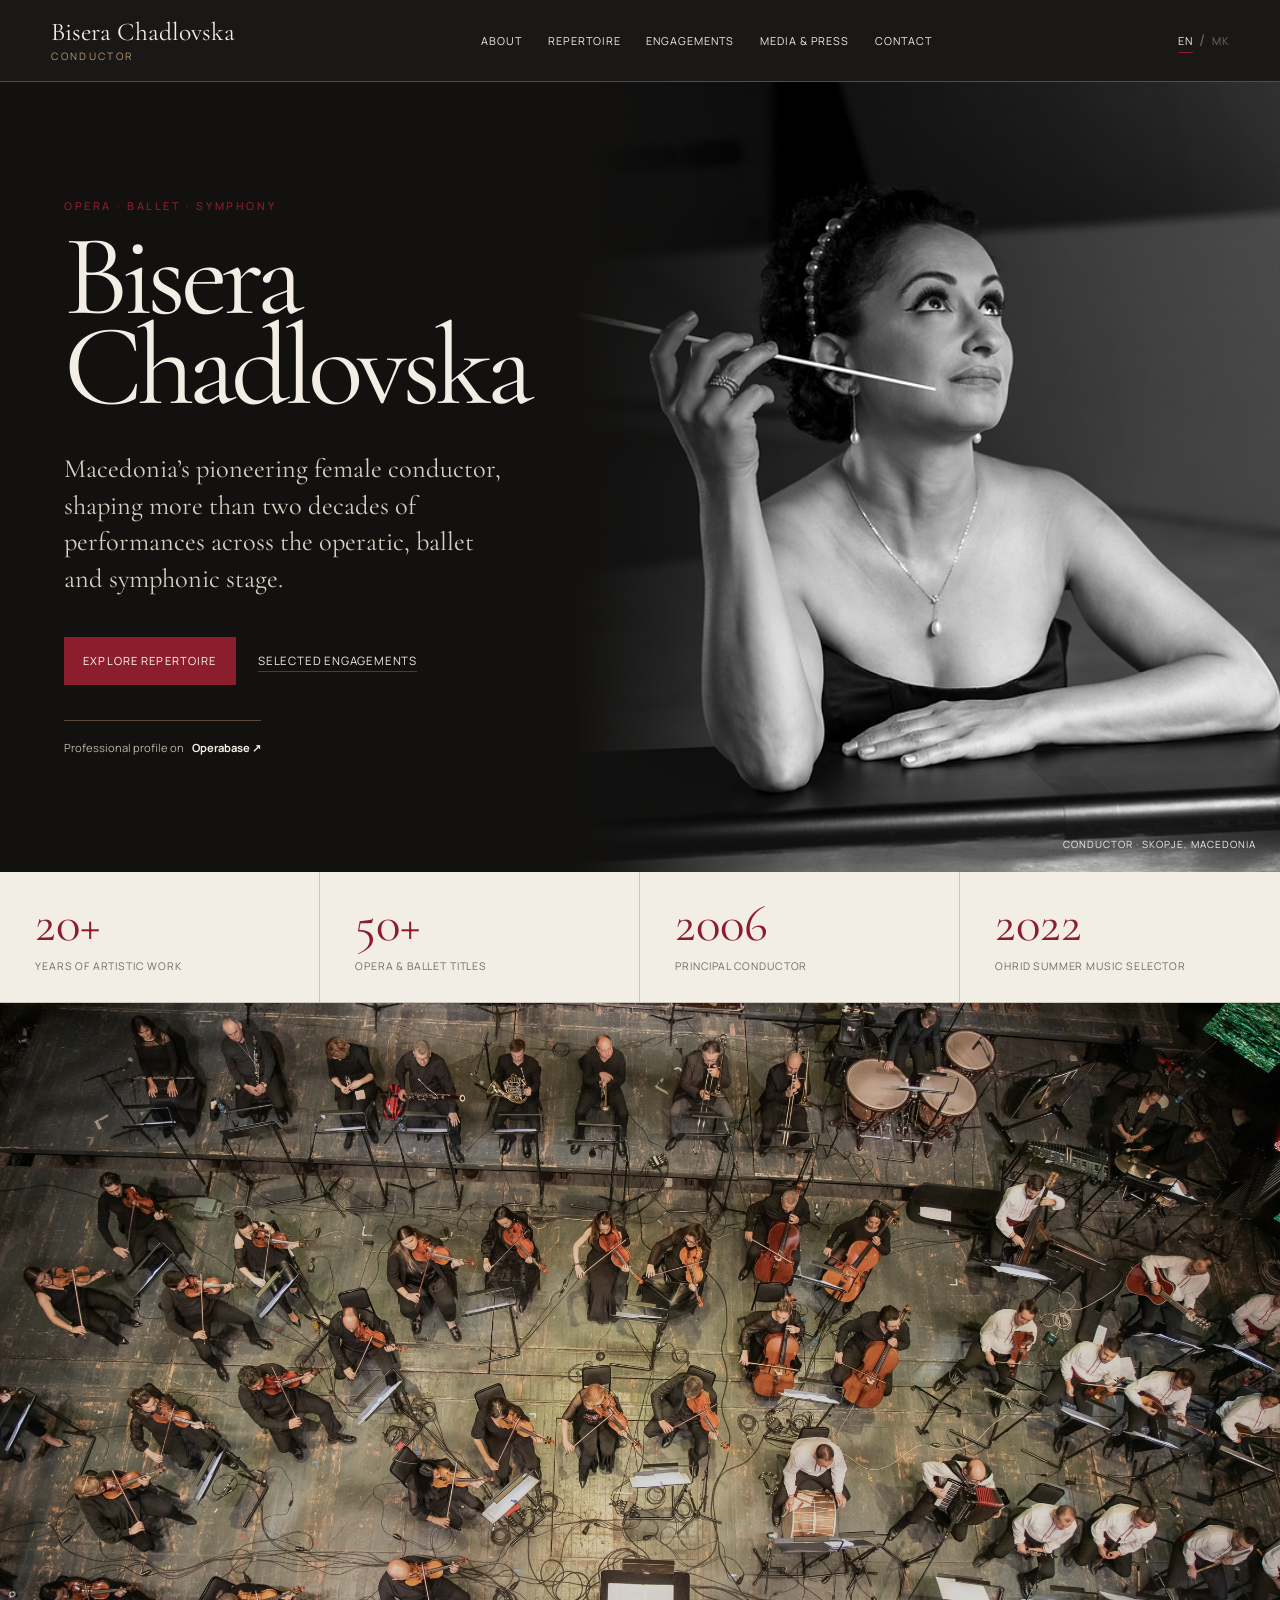
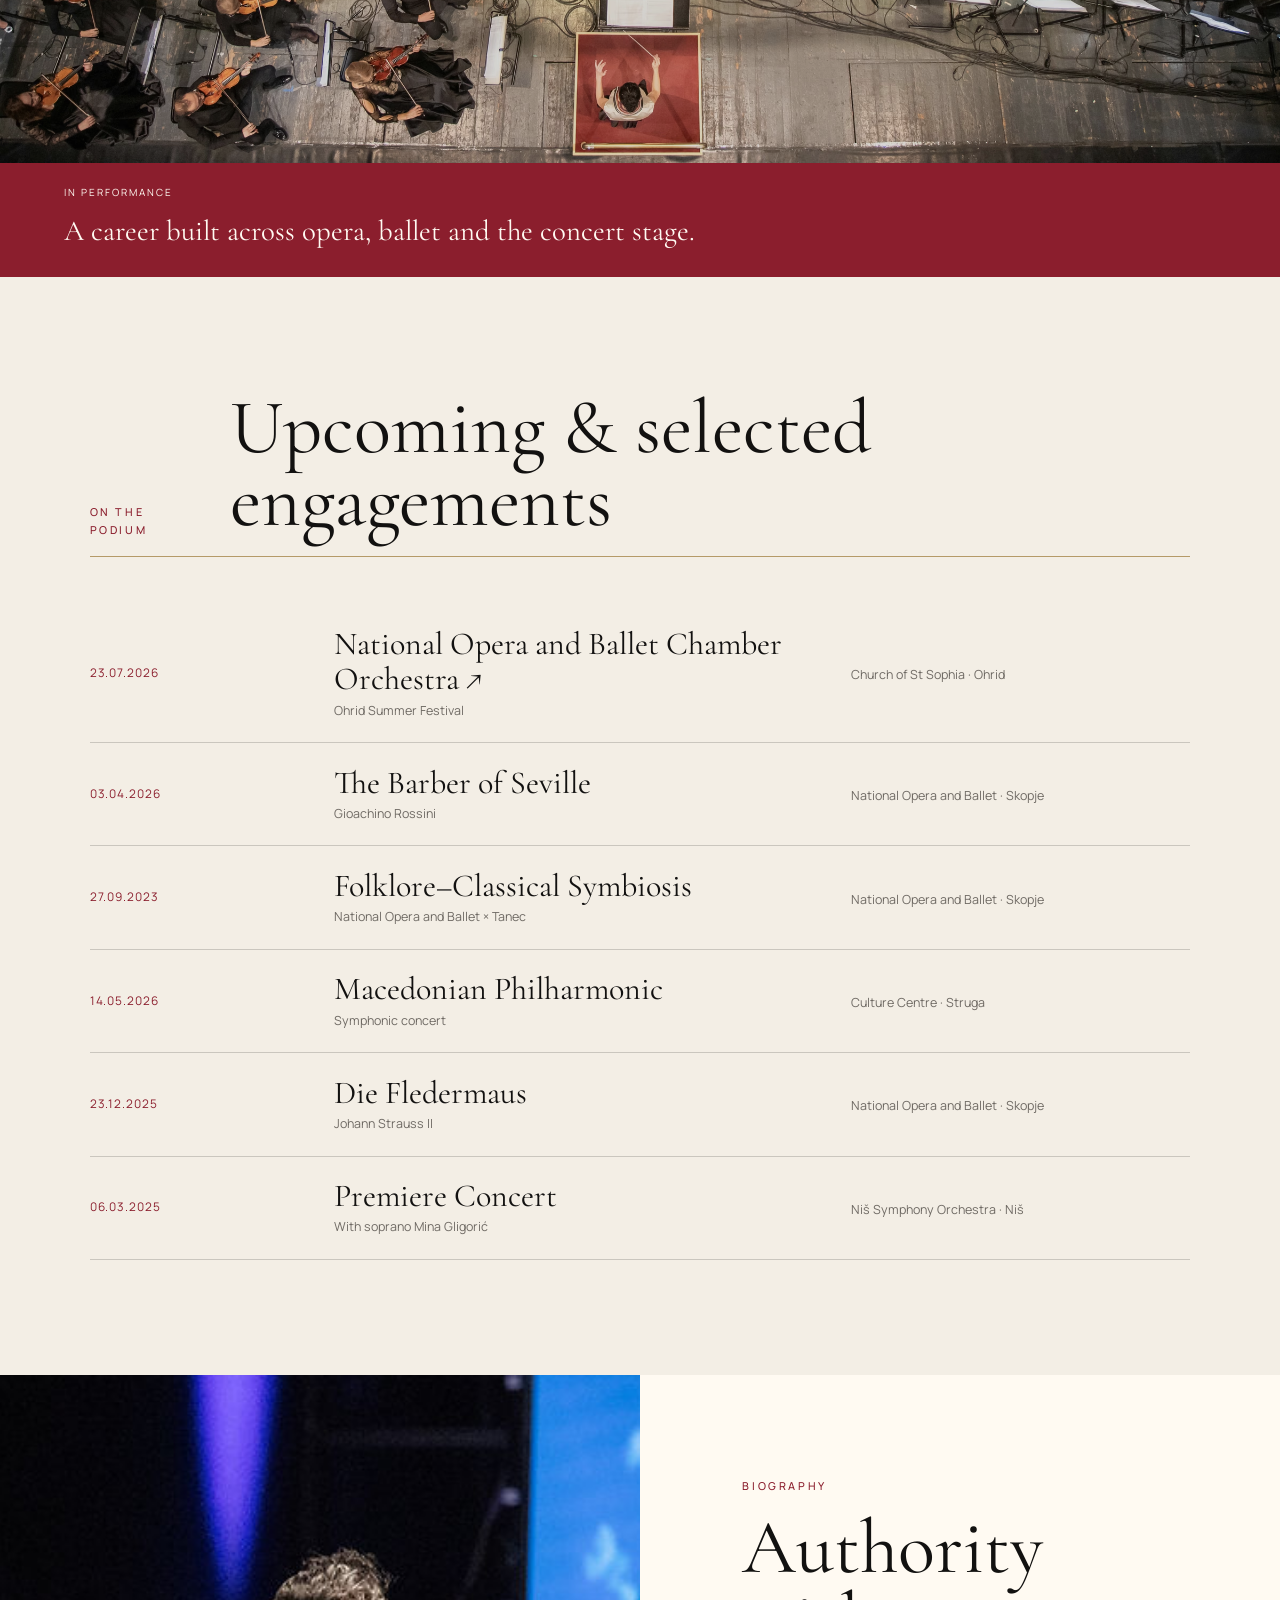
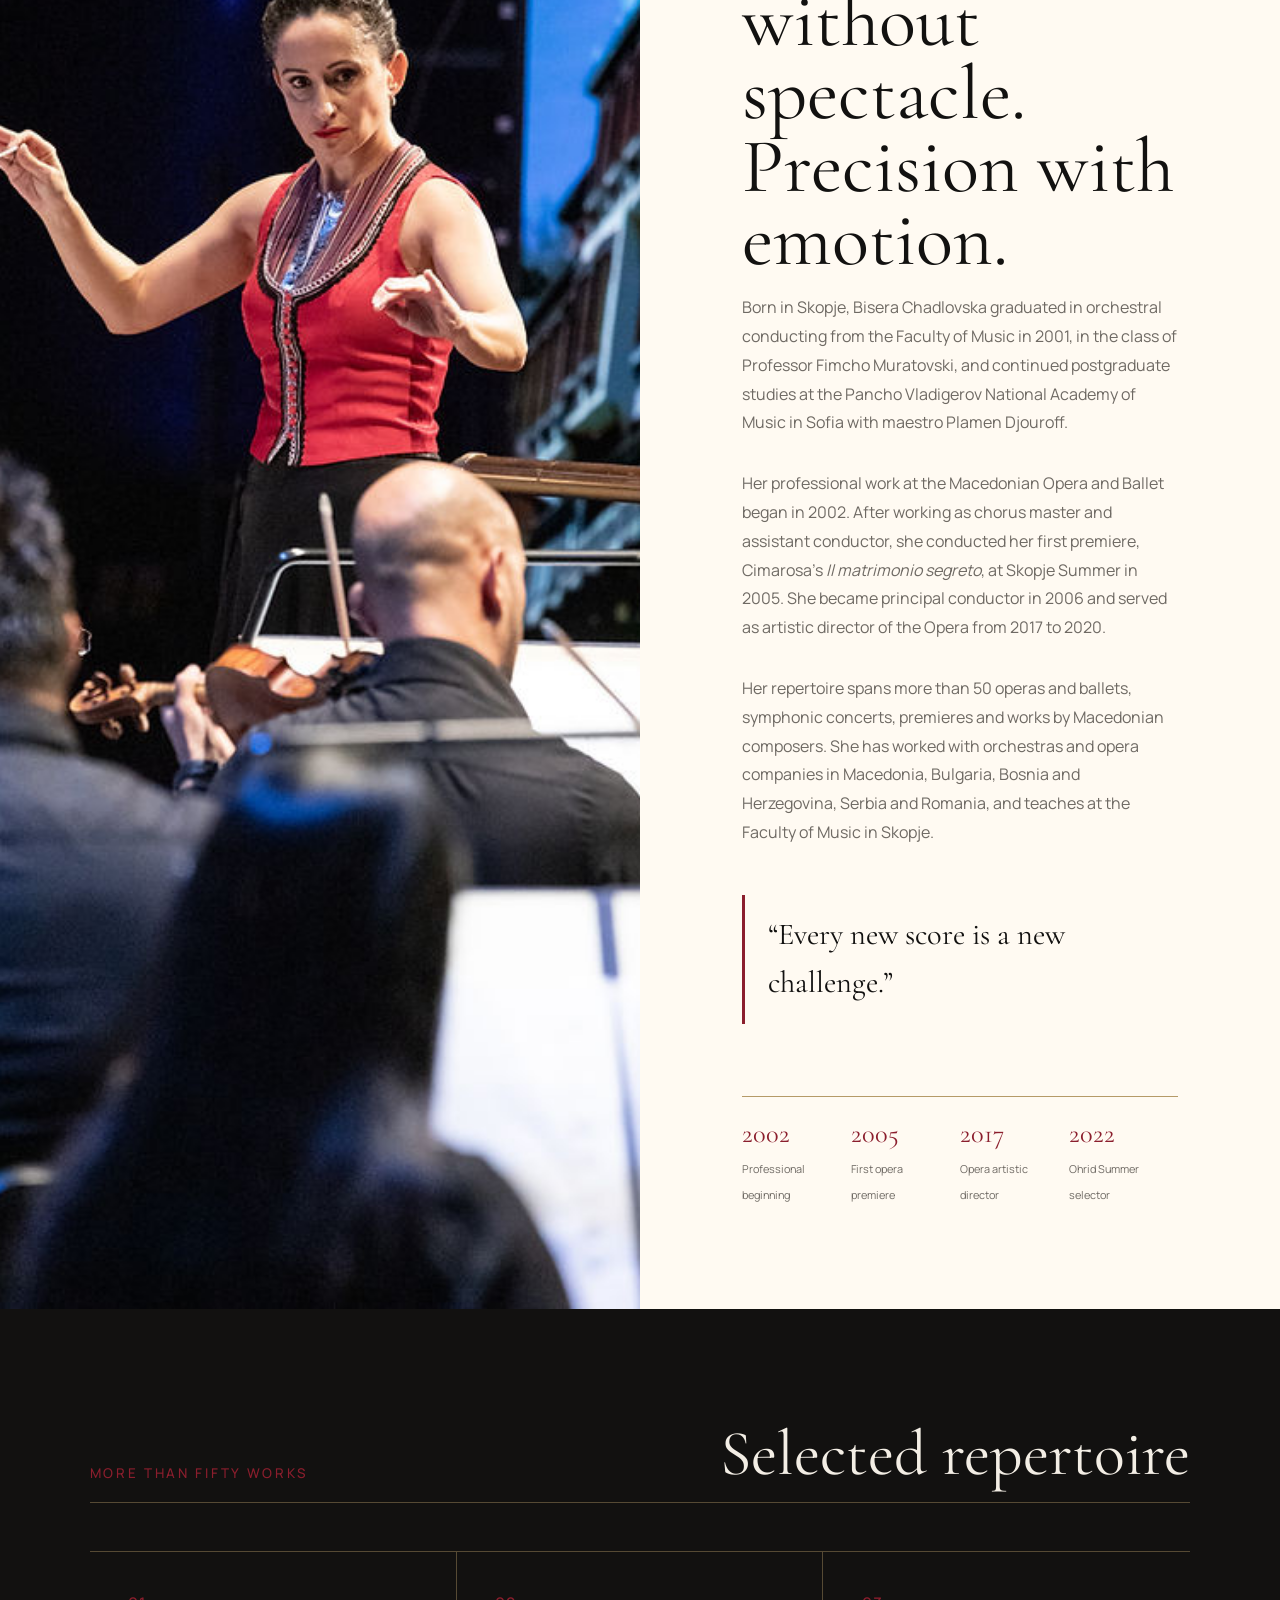
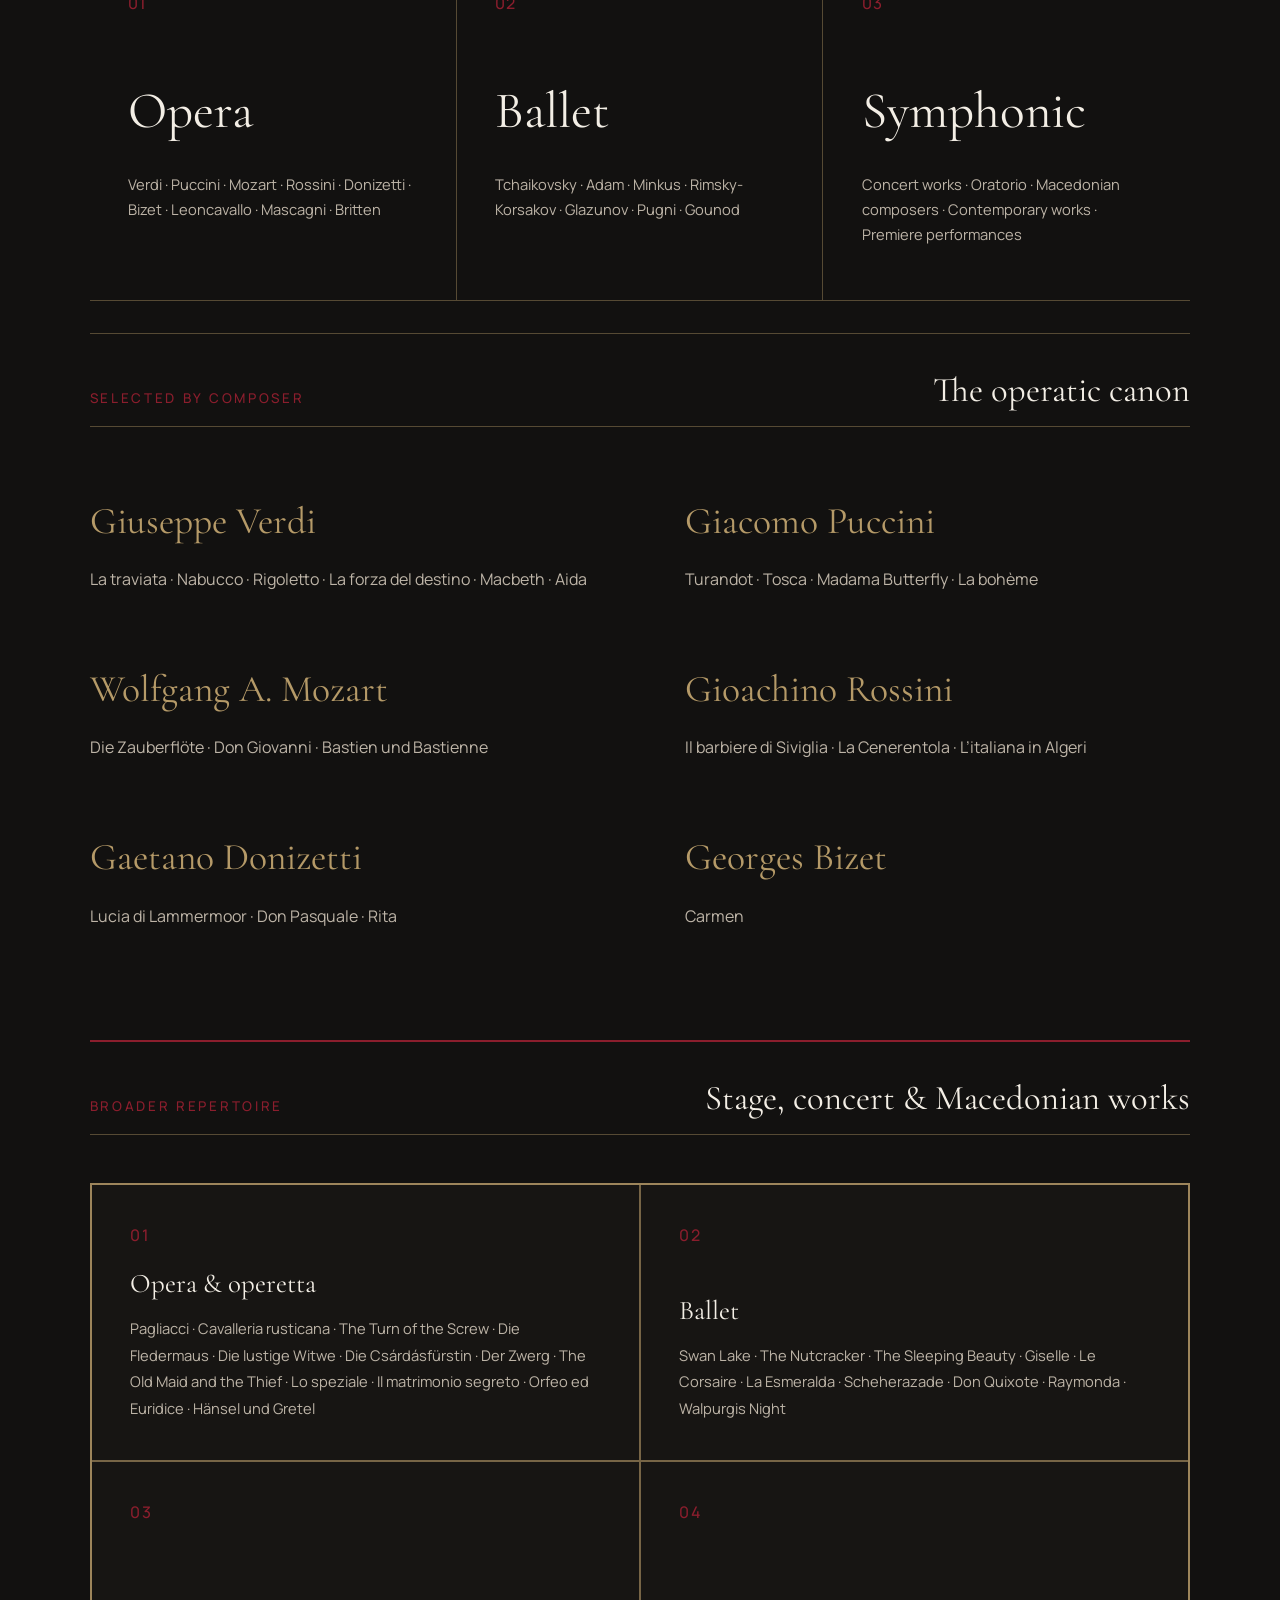
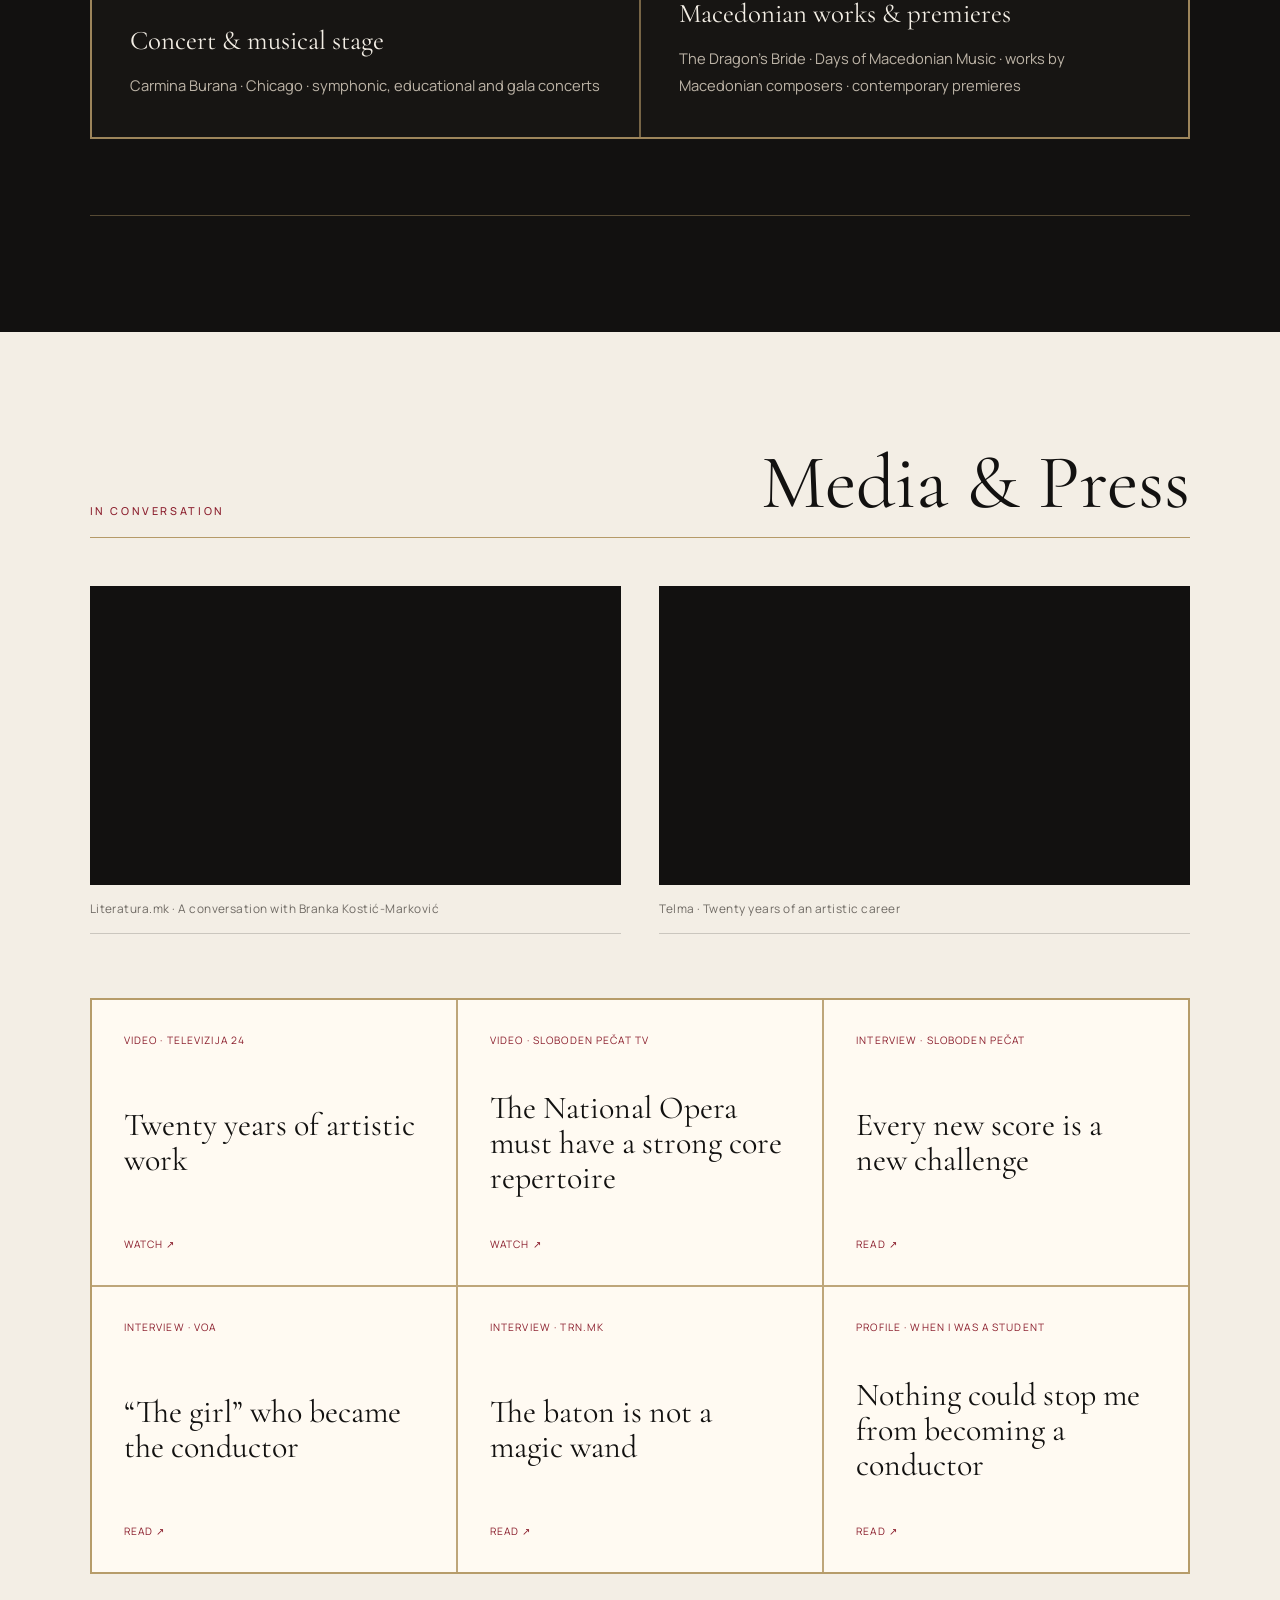
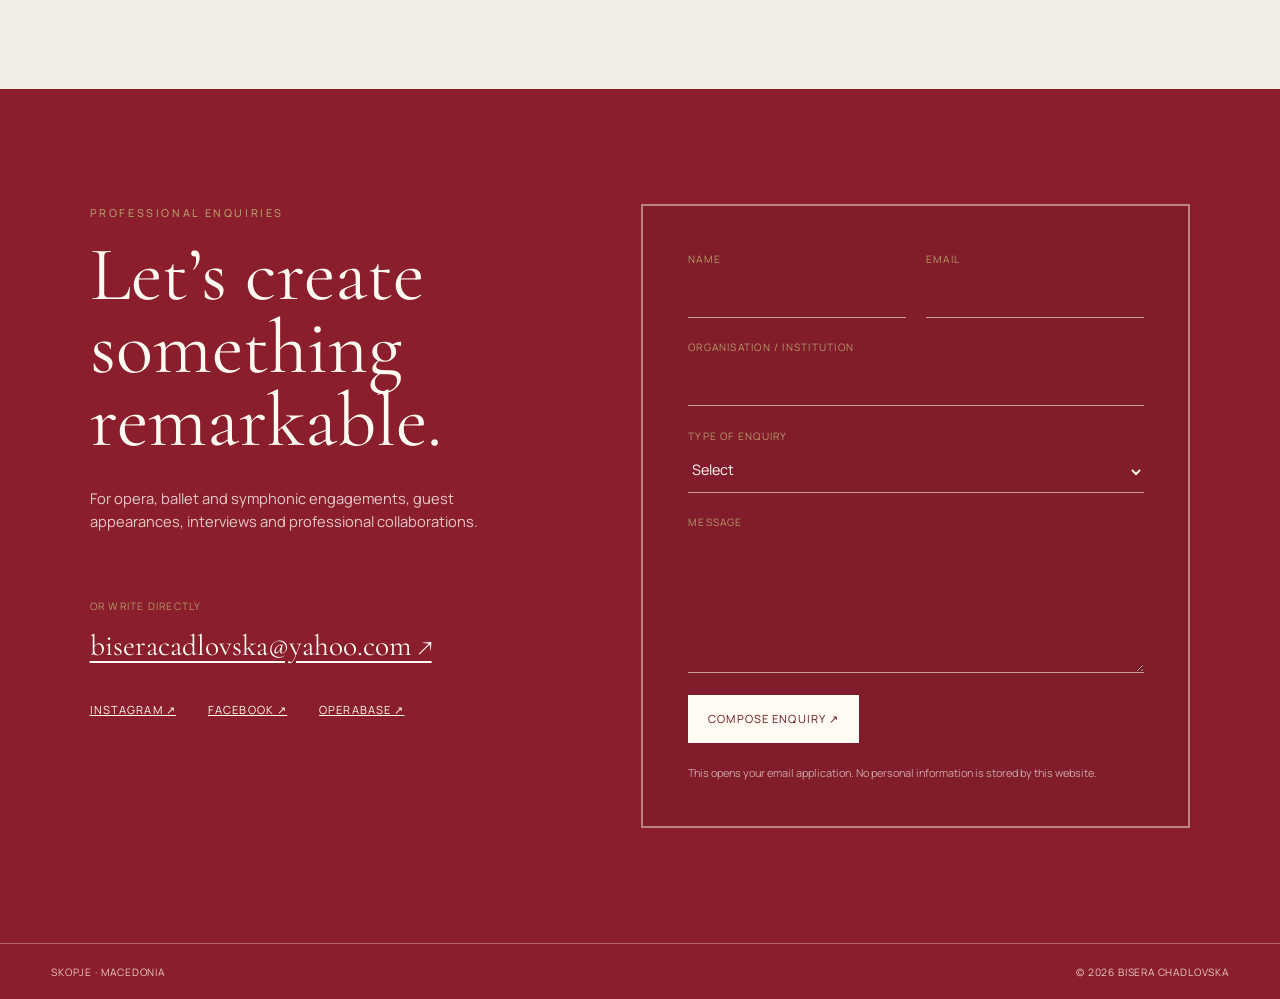
<file: index.html>
<!doctype html>
<html lang="en">
<head>
  <meta charset="utf-8">
  <meta name="viewport" content="width=device-width, initial-scale=1">
  <title>Bisera Chadlovska — Conductor</title>
  <meta name="description" content="Official website of Bisera Chadlovska, Macedonia’s pioneering female conductor across opera, ballet and symphonic music.">
  <meta name="theme-color" content="#121110">
  <link rel="canonical" href="https://biserachadlovska.com/">
  <link rel="alternate" hreflang="en" href="https://biserachadlovska.com/">
  <link rel="alternate" hreflang="mk" href="https://biserachadlovska.com/mk/">
  <link rel="alternate" hreflang="x-default" href="https://biserachadlovska.com/">
  <meta property="og:type" content="profile">
  <meta property="og:title" content="Bisera Chadlovska — Conductor">
  <meta property="og:description" content="Opera · Ballet · Symphony. More than two decades on the podium.">
  <meta property="og:url" content="https://biserachadlovska.com/">
  <meta property="og:image" content="https://biserachadlovska.com/assets/images/og-bisera-chadlovska.jpg">
  <meta property="og:image:width" content="1200">
  <meta property="og:image:height" content="630">
  <meta property="og:image:alt" content="Portrait of conductor Bisera Chadlovska">
  <meta property="og:locale" content="en_US">
  <meta property="og:locale:alternate" content="mk_MK">
  <meta name="twitter:card" content="summary_large_image">
  <link rel="icon" type="image/png" sizes="64x64" href="assets/images/favicon.png">
  <link rel="apple-touch-icon" sizes="180x180" href="assets/images/apple-touch-icon.png">
  <link rel="preload" href="assets/images/bisera-portrait.avif" as="image" type="image/avif">
  <link rel="stylesheet" href="assets/styles.css">
  <script type="application/ld+json">
  {
    "@context": "https://schema.org",
    "@type": "Person",
    "name": "Bisera Chadlovska",
    "alternateName": "Бисера Чадловска",
    "jobTitle": "Conductor",
    "url": "https://biserachadlovska.com/",
    "image": "https://biserachadlovska.com/assets/images/bisera-portrait.avif",
    "homeLocation": { "@type": "Place", "name": "Skopje, Macedonia" },
    "sameAs": [
      "https://www.operabase.com/bisera-chadlovska-a25949/en",
      "https://www.instagram.com/biseracadlovska/",
      "https://www.facebook.com/profile.php?id=100063625235488"
    ]
  }
  </script>
</head>
<body>
  <a class="skip-link" href="#main">Skip to content</a>

  <header class="site-header">
    <a class="brand" href="./" aria-label="Bisera Chadlovska home">
      <span class="brand-name">Bisera Chadlovska</span>
      <span class="brand-role">Conductor</span>
    </a>
    <nav class="site-nav" data-navigation data-open="false" aria-label="Primary navigation">
      <a href="#about">About</a>
      <a href="#repertoire">Repertoire</a>
      <a href="#engagements">Engagements</a>
      <a href="#media">Media &amp; Press</a>
      <a href="#contact">Contact</a>
    </nav>
    <div class="language-switch" aria-label="Language">
      <a href="./" lang="en" aria-current="page">EN</a>
      <span>/</span>
      <a href="mk/" lang="mk">МК</a>
    </div>
    <button class="menu-button" type="button" data-menu-button aria-expanded="false" aria-label="Open navigation"><span></span></button>
  </header>

  <main id="main">
    <section class="hero">
      <div class="hero-copy">
        <p class="eyebrow">Opera · Ballet · Symphony</p>
        <h1>Bisera<br>Chadlovska</h1>
        <p class="hero-intro">Macedonia’s pioneering female conductor, shaping more than two decades of performances across the operatic, ballet and symphonic stage.</p>
        <div class="actions">
          <a class="button" href="#repertoire">Explore repertoire</a>
          <a class="text-link" href="#engagements">Selected engagements</a>
        </div>
        <a class="operabase-link" href="https://www.operabase.com/bisera-chadlovska-a25949/en" target="_blank" rel="noreferrer">
          <span>Professional profile on</span><strong>Operabase ↗</strong>
        </a>
      </div>
      <figure class="hero-image">
        <img src="assets/images/bisera-portrait.avif" width="1000" height="675" alt="Black and white portrait of conductor Bisera Chadlovska holding a baton">
        <figcaption>Conductor · Skopje, Macedonia</figcaption>
      </figure>
    </section>

    <section class="proof" aria-label="Career highlights">
      <div class="proof-item"><strong>20+</strong><span>years of artistic work</span></div>
      <div class="proof-item"><strong>50+</strong><span>opera &amp; ballet titles</span></div>
      <div class="proof-item"><strong>2006</strong><span>principal conductor</span></div>
      <div class="proof-item"><strong>2022</strong><span>Ohrid Summer music selector</span></div>
    </section>

    <section class="stage-moment" aria-label="Bisera Chadlovska conducting an orchestra">
      <img src="assets/images/orchestra-overhead.avif" width="2400" height="1600" loading="lazy" alt="Orchestra seen from above with Bisera Chadlovska conducting from the centre">
      <div class="stage-caption"><span>In performance</span><strong>A career built across opera, ballet and the concert stage.</strong></div>
    </section>

    <section class="section engagements" id="engagements">
      <div class="section-inner">
        <header class="section-heading">
          <p class="eyebrow">On the podium</p>
          <h2 class="section-title">Upcoming &amp; selected engagements</h2>
        </header>
        <div class="engagement-list">
          <article>
            <time datetime="2026-07-23">23.07.2026</time>
            <div><h3><a class="engagement-link" href="https://ohridskoleto.com.mk/en/%D0%BD%D0%B0%D1%81%D1%82%D0%B0%D0%BD%D0%B8/chamber-orchestra-of-the-national-opera-and-ballet/" target="_blank" rel="noreferrer">National Opera and Ballet Chamber Orchestra <span aria-hidden="true">↗</span></a></h3><p>Ohrid Summer Festival</p></div>
            <p>Church of St Sophia · Ohrid</p>
          </article>
          <article>
            <time datetime="2026-04-03">03.04.2026</time>
            <div><h3>The Barber of Seville</h3><p>Gioachino Rossini</p></div>
            <p>National Opera and Ballet · Skopje</p>
          </article>
          <article>
            <time datetime="2023-09-27">27.09.2023</time>
            <div><h3>Folklore–Classical Symbiosis</h3><p>National Opera and Ballet × Tanec</p></div>
            <p>National Opera and Ballet · Skopje</p>
          </article>
          <article>
            <time datetime="2026-05-14">14.05.2026</time>
            <div><h3>Macedonian Philharmonic</h3><p>Symphonic concert</p></div>
            <p>Culture Centre · Struga</p>
          </article>
          <article>
            <time datetime="2025-12-23">23.12.2025</time>
            <div><h3>Die Fledermaus</h3><p>Johann Strauss II</p></div>
            <p>National Opera and Ballet · Skopje</p>
          </article>
          <article>
            <time datetime="2025-03-06">06.03.2025</time>
            <div><h3>Premiere Concert</h3><p>With soprano Mina Gligorić</p></div>
            <p>Niš Symphony Orchestra · Niš</p>
          </article>
        </div>
      </div>
    </section>

    <section class="about" id="about">
      <figure class="about-image">
        <img src="assets/images/bisera-conducting.avif" width="700" height="900" loading="lazy" alt="Bisera Chadlovska conducting an orchestra on stage">
      </figure>
      <div class="about-copy">
        <p class="eyebrow">Biography</p>
        <h2>Authority without spectacle. Precision with emotion.</h2>
        <p>Born in Skopje, Bisera Chadlovska graduated in orchestral conducting from the Faculty of Music in 2001, in the class of Professor Fimcho Muratovski, and continued postgraduate studies at the Pancho Vladigerov National Academy of Music in Sofia with maestro Plamen Djouroff.</p>
        <p>Her professional work at the Macedonian Opera and Ballet began in 2002. After working as chorus master and assistant conductor, she conducted her first premiere, Cimarosa’s <em>Il matrimonio segreto</em>, at Skopje Summer in 2005. She became principal conductor in 2006 and served as artistic director of the Opera from 2017 to 2020.</p>
        <p>Her repertoire spans more than 50 operas and ballets, symphonic concerts, premieres and works by Macedonian composers. She has worked with orchestras and opera companies in Macedonia, Bulgaria, Bosnia and Herzegovina, Serbia and Romania, and teaches at the Faculty of Music in Skopje.</p>
        <blockquote>“Every new score is a new challenge.”</blockquote>
        <div class="career-line" aria-label="Career timeline">
          <div><strong>2002</strong><span>Professional beginning</span></div>
          <div><strong>2005</strong><span>First opera premiere</span></div>
          <div><strong>2017</strong><span>Opera artistic director</span></div>
          <div><strong>2022</strong><span>Ohrid Summer selector</span></div>
        </div>
      </div>
    </section>

    <section class="section repertoire" id="repertoire">
      <div class="section-inner">
        <header class="section-heading">
          <p class="eyebrow">More than fifty works</p>
          <h2 class="section-title">Selected repertoire</h2>
        </header>
        <div class="repertoire-grid">
          <article class="repertoire-card"><span>01</span><h3>Opera</h3><p>Verdi · Puccini · Mozart · Rossini · Donizetti · Bizet · Leoncavallo · Mascagni · Britten</p></article>
          <article class="repertoire-card"><span>02</span><h3>Ballet</h3><p>Tchaikovsky · Adam · Minkus · Rimsky-Korsakov · Glazunov · Pugni · Gounod</p></article>
          <article class="repertoire-card"><span>03</span><h3>Symphonic</h3><p>Concert works · Oratorio · Macedonian composers · Contemporary works · Premiere performances</p></article>
        </div>
        <div class="repertoire-details repertoire-details-static">
          <header class="repertoire-subheading">
            <p class="eyebrow">Selected by composer</p>
            <h3>The operatic canon</h3>
          </header>
          <div class="repertoire-groups composer-groups">
            <article><h4>Giuseppe Verdi</h4><p>La traviata · Nabucco · Rigoletto · La forza del destino · Macbeth · Aida</p></article>
            <article><h4>Giacomo Puccini</h4><p>Turandot · Tosca · Madama Butterfly · La bohème</p></article>
            <article><h4>Wolfgang A. Mozart</h4><p>Die Zauberflöte · Don Giovanni · Bastien und Bastienne</p></article>
            <article><h4>Gioachino Rossini</h4><p>Il barbiere di Siviglia · La Cenerentola · L’italiana in Algeri</p></article>
            <article><h4>Gaetano Donizetti</h4><p>Lucia di Lammermoor · Don Pasquale · Rita</p></article>
            <article><h4>Georges Bizet</h4><p>Carmen</p></article>
          </div>
          <section class="repertoire-disciplines" aria-labelledby="broader-repertoire-title">
            <header class="repertoire-subheading">
              <p class="eyebrow">Broader repertoire</p>
              <h3 id="broader-repertoire-title">Stage, concert &amp; Macedonian works</h3>
            </header>
            <div class="discipline-grid">
              <article><span>01</span><h4>Opera &amp; operetta</h4><p>Pagliacci · Cavalleria rusticana · The Turn of the Screw · Die Fledermaus · Die lustige Witwe · Die Csárdásfürstin · Der Zwerg · The Old Maid and the Thief · Lo speziale · Il matrimonio segreto · Orfeo ed Euridice · Hänsel und Gretel</p></article>
              <article><span>02</span><h4>Ballet</h4><p>Swan Lake · The Nutcracker · The Sleeping Beauty · Giselle · Le Corsaire · La Esmeralda · Scheherazade · Don Quixote · Raymonda · Walpurgis Night</p></article>
              <article><span>03</span><h4>Concert &amp; musical stage</h4><p>Carmina Burana · Chicago · symphonic, educational and gala concerts</p></article>
              <article><span>04</span><h4>Macedonian works &amp; premieres</h4><p>The Dragon’s Bride · Days of Macedonian Music · works by Macedonian composers · contemporary premieres</p></article>
            </div>
          </section>
        </div>
      </div>
    </section>

    <section class="section media" id="media">
      <div class="section-inner">
        <header class="section-heading">
          <p class="eyebrow">In conversation</p>
          <h2 class="section-title">Media &amp; Press</h2>
        </header>
        <div class="video-grid">
          <article class="video-feature">
            <div class="video-frame"><iframe src="https://www.youtube-nocookie.com/embed/LJeVkeyARsU" title="Bisera Chadlovska in conversation with Branka Kostić-Marković" loading="lazy" allow="accelerometer; autoplay; clipboard-write; encrypted-media; gyroscope; picture-in-picture; web-share" allowfullscreen></iframe></div>
            <p>Literatura.mk · A conversation with Branka Kostić-Marković</p>
          </article>
          <article class="video-feature">
            <div class="video-frame"><iframe src="https://www.youtube-nocookie.com/embed/DGY7v6DpvMI" title="Bisera Chadlovska — twenty years of an artistic career on Telma" loading="lazy" allow="accelerometer; autoplay; clipboard-write; encrypted-media; gyroscope; picture-in-picture; web-share" allowfullscreen></iframe></div>
            <p>Telma · Twenty years of an artistic career</p>
          </article>
        </div>
        <div class="media-grid">
          <a class="media-card" href="https://www.youtube.com/watch?v=VMzx_Z5G2KU" target="_blank" rel="noreferrer"><span>Video · Televizija 24</span><strong>Twenty years of artistic work</strong><em>Watch ↗</em></a>
          <a class="media-card" href="https://www.youtube.com/watch?v=WquQcPJWPwg" target="_blank" rel="noreferrer"><span>Video · Sloboden Pečat TV</span><strong>The National Opera must have a strong core repertoire</strong><em>Watch ↗</em></a>
          <a class="media-card" href="https://www.slobodenpecat.mk/intervju-so-dirigentkata-bisera-chadlovska-sekoja-nova-partitura-e-nov-predizvik/" target="_blank" rel="noreferrer"><span>Interview · Sloboden Pečat</span><strong>Every new score is a new challenge</strong><em>Read ↗</em></a>
          <a class="media-card" href="https://mk.voanews.com/a/voa-bisera-chadlovska-dirigentka/5842936.html" target="_blank" rel="noreferrer"><span>Interview · VOA</span><strong>“The girl” who became the conductor</strong><em>Read ↗</em></a>
          <a class="media-card" href="https://trn.mk/bisera-chadlovska-dirigentskoto-stapche-ne-e-volshebno-stapche/" target="_blank" rel="noreferrer"><span>Interview · Trn.mk</span><strong>The baton is not a magic wand</strong><em>Read ↗</em></a>
          <a class="media-card" href="https://pivaraskopje.com.mk/en/when-i-was-a-student-with-bisera-chadlovska-they-told-me-they-would-destroy-me-at-the-academy-but-nothing-could-stop-me-from-becoming-a-conductor/" target="_blank" rel="noreferrer"><span>Profile · When I was a student</span><strong>Nothing could stop me from becoming a conductor</strong><em>Read ↗</em></a>
        </div>
      </div>
    </section>

    <section class="contact" id="contact">
      <div class="section-inner">
        <div class="contact-intro">
          <p class="eyebrow">Professional enquiries</p>
          <h2>Let’s create something remarkable.</h2>
          <p class="contact-lead">For opera, ballet and symphonic engagements, guest appearances, interviews and professional collaborations.</p>
          <div class="contact-direct">
            <span>Or write directly</span>
            <a href="mailto:biseracadlovska@yahoo.com">biseracadlovska@yahoo.com ↗</a>
          </div>
          <div class="contact-links">
            <a href="https://www.instagram.com/biseracadlovska/" target="_blank" rel="noreferrer">Instagram ↗</a>
            <a href="https://www.facebook.com/profile.php?id=100063625235488" target="_blank" rel="noreferrer">Facebook ↗</a>
            <a href="https://www.operabase.com/bisera-chadlovska-a25949/en" target="_blank" rel="noreferrer">Operabase ↗</a>
          </div>
        </div>
        <form class="contact-form" action="mailto:biseracadlovska@yahoo.com" method="post" enctype="text/plain" data-contact-form data-language="en">
          <div class="form-row">
            <label><span>Name</span><input type="text" name="name" autocomplete="name" required></label>
            <label><span>Email</span><input type="email" name="email" autocomplete="email" required></label>
          </div>
          <label><span>Organisation / institution</span><input type="text" name="organization" autocomplete="organization"></label>
          <label><span>Type of enquiry</span><select name="inquiry" required><option value="" selected disabled>Select</option><option>Opera engagement</option><option>Ballet engagement</option><option>Symphonic concert</option><option>Media / interview</option><option>Other collaboration</option></select></label>
          <label><span>Message</span><textarea name="message" rows="5" required></textarea></label>
          <button type="submit">Compose enquiry <span aria-hidden="true">↗</span></button>
          <p class="form-note" data-form-status aria-live="polite">This opens your email application. No personal information is stored by this website.</p>
        </form>
      </div>
    </section>
  </main>

  <footer class="site-footer">
    <span>Skopje · Macedonia</span>
    <span>© <span data-current-year>2026</span> Bisera Chadlovska</span>
  </footer>

  <script src="assets/site.js" defer></script>
</body>
</html>
</file>
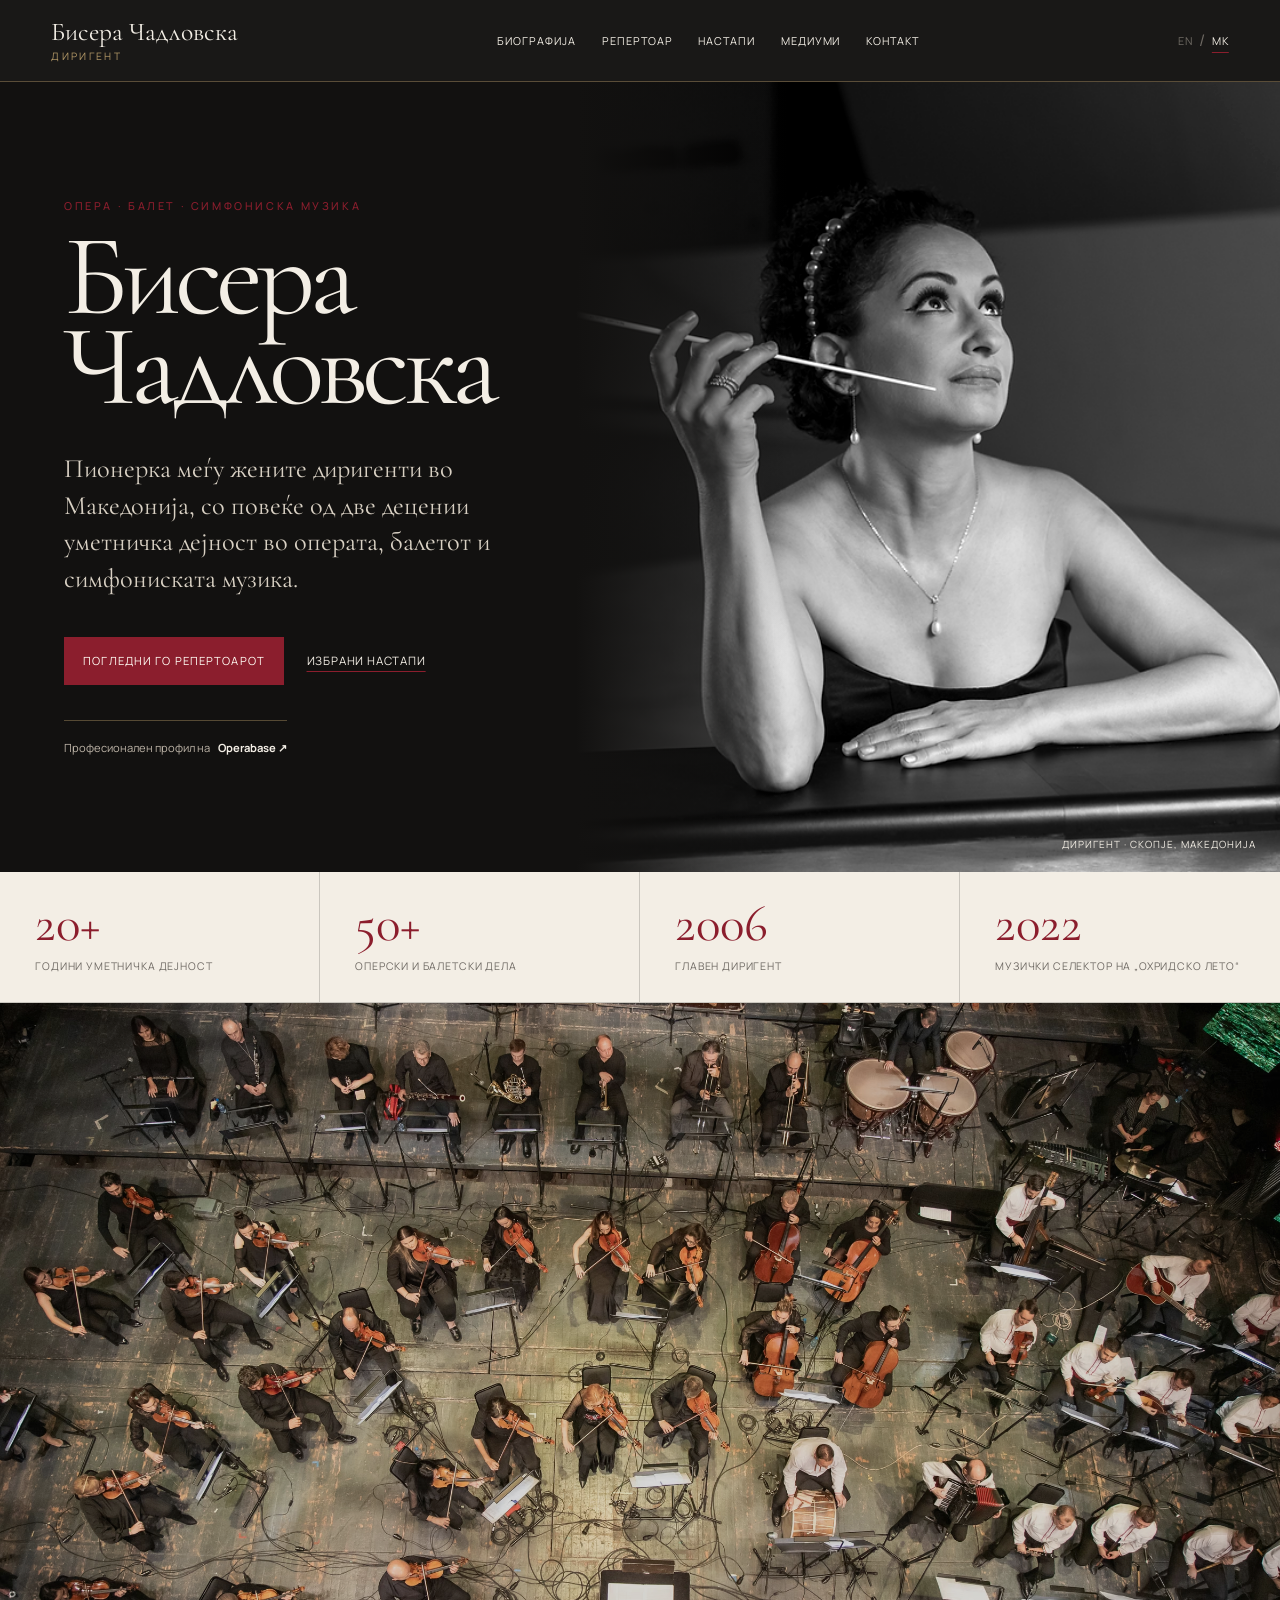
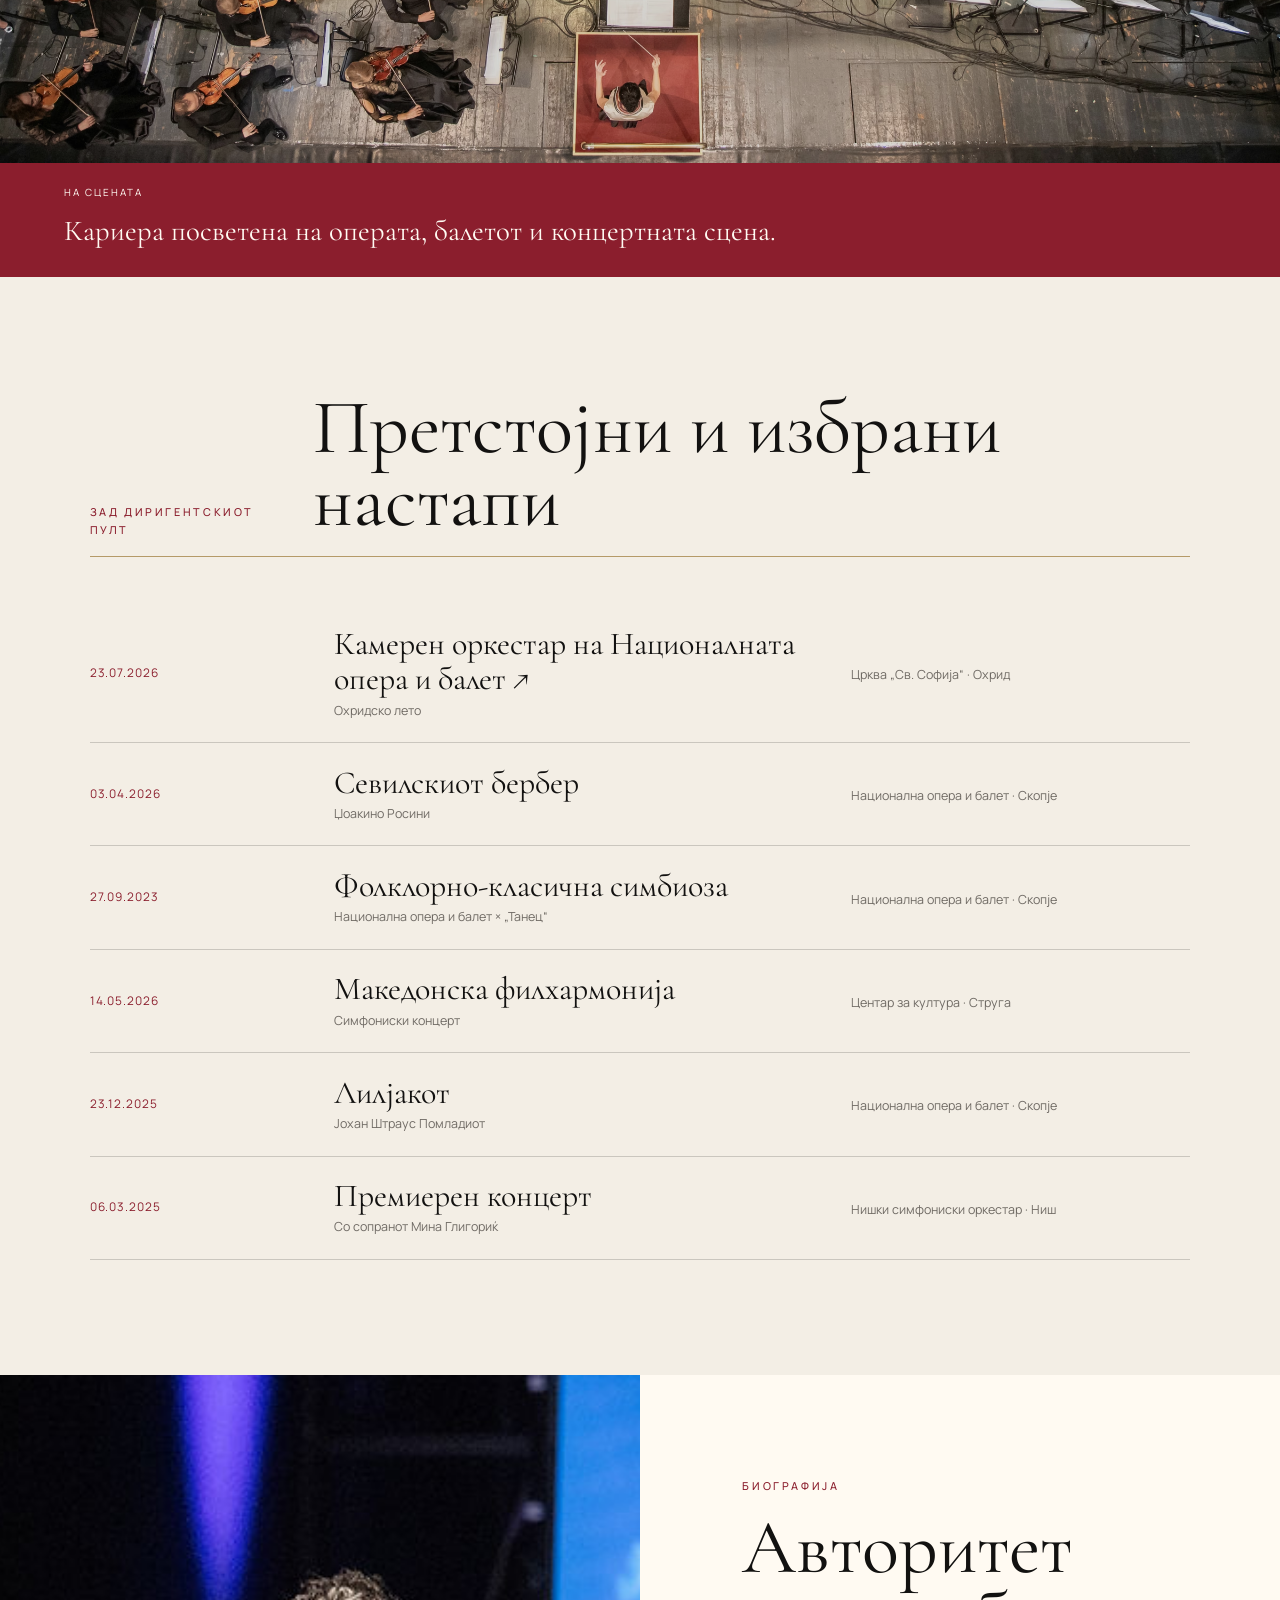
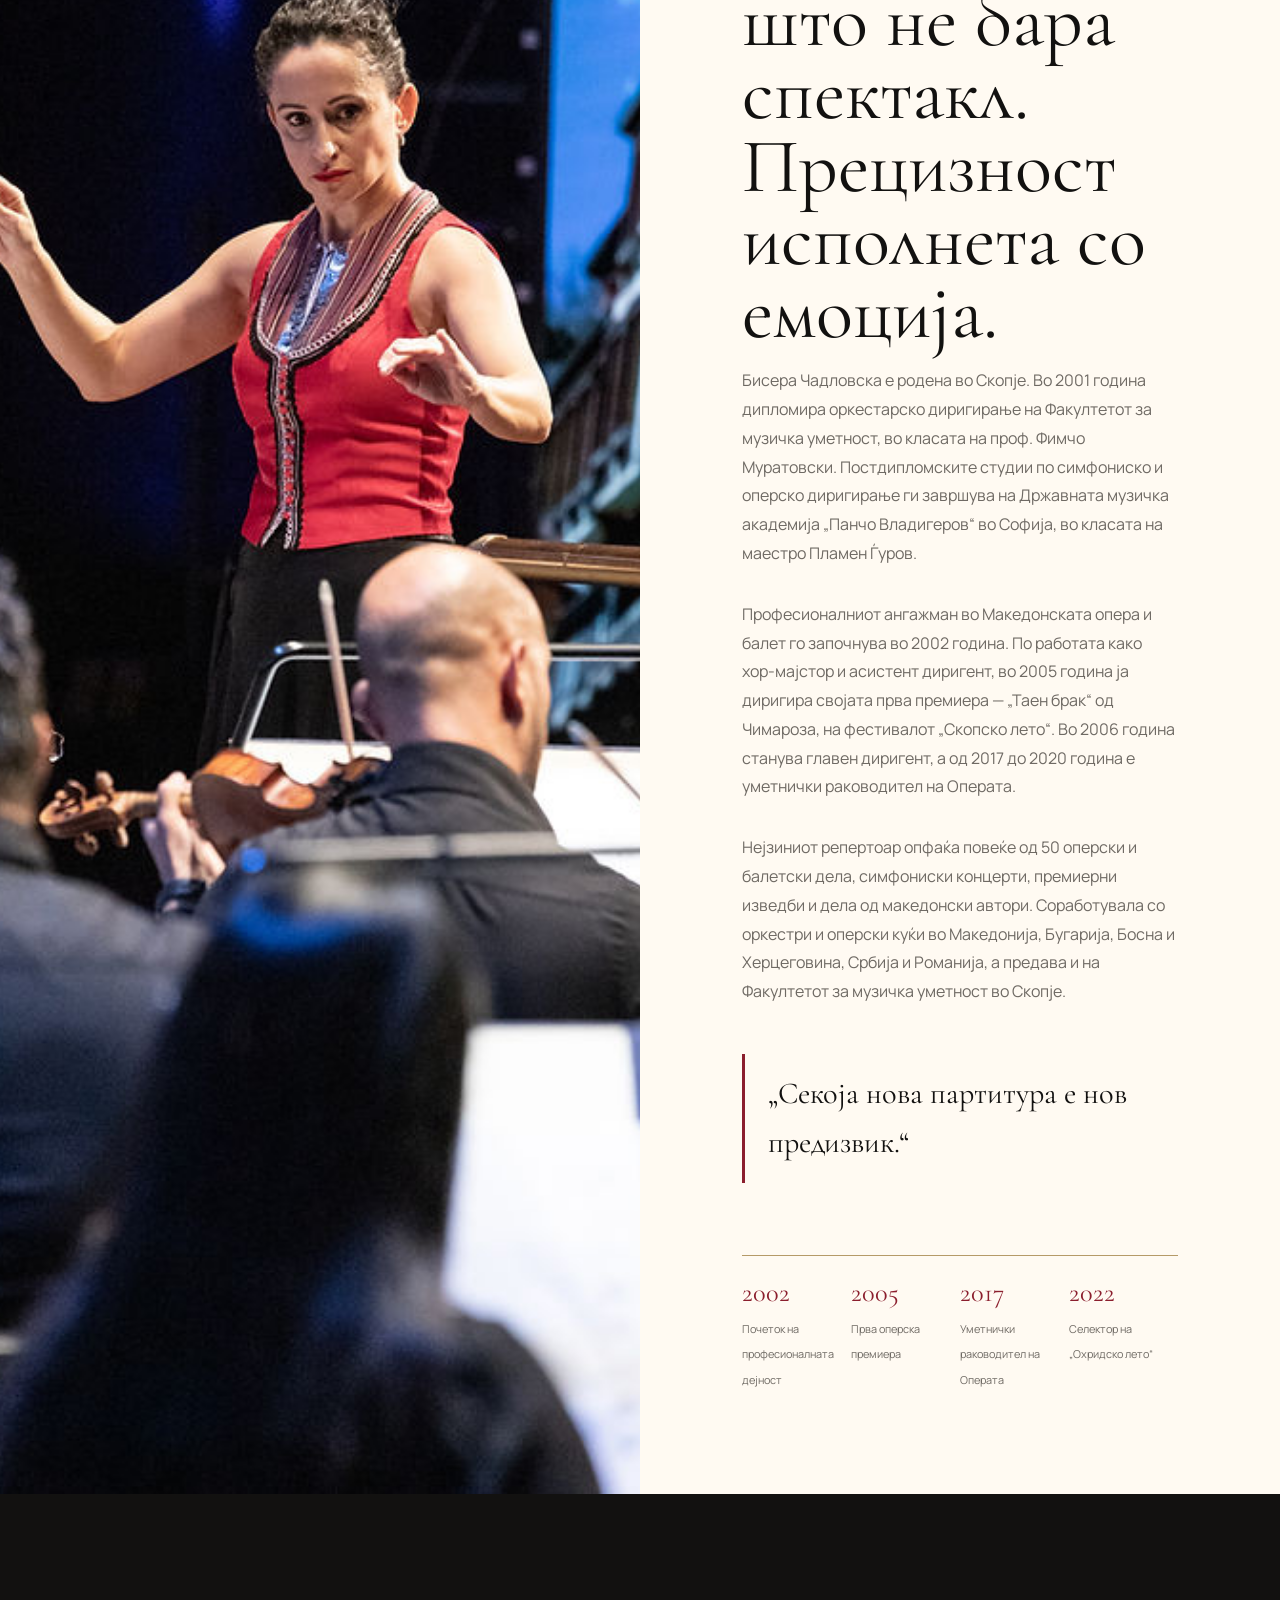
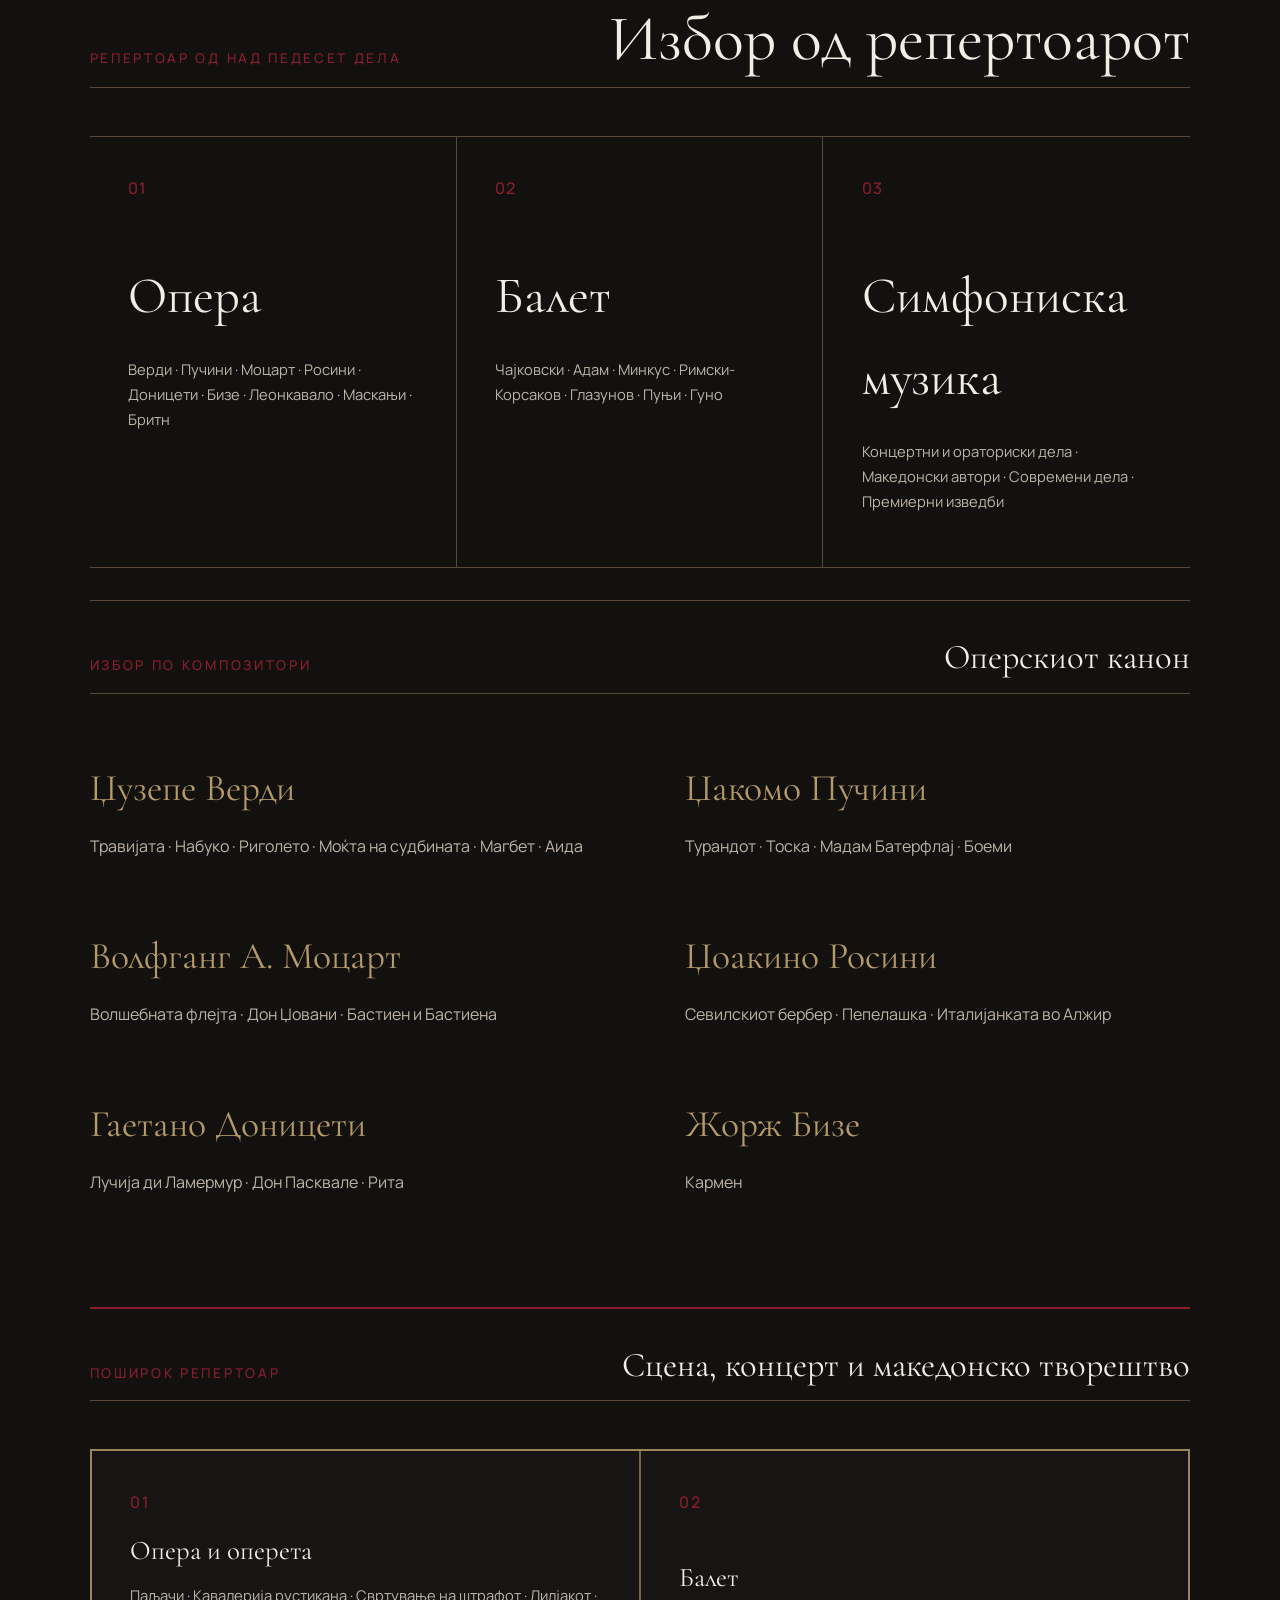
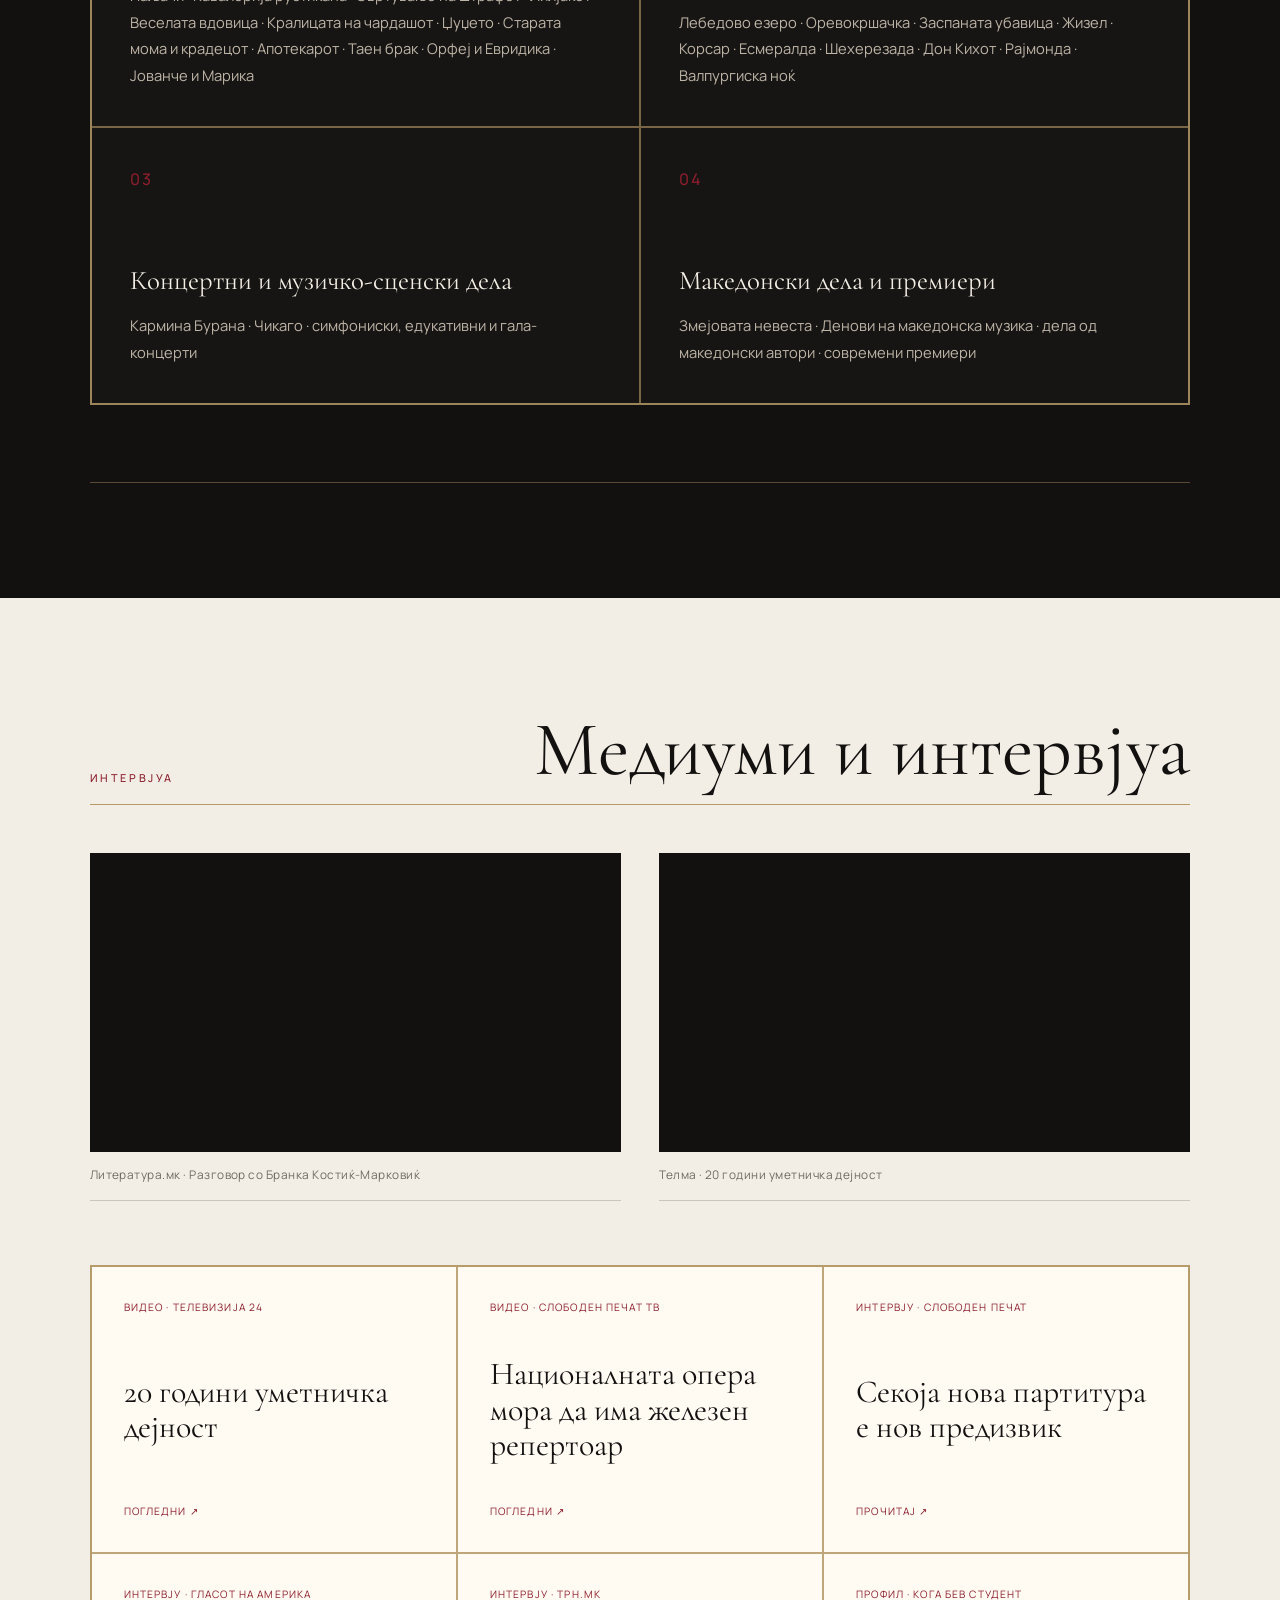
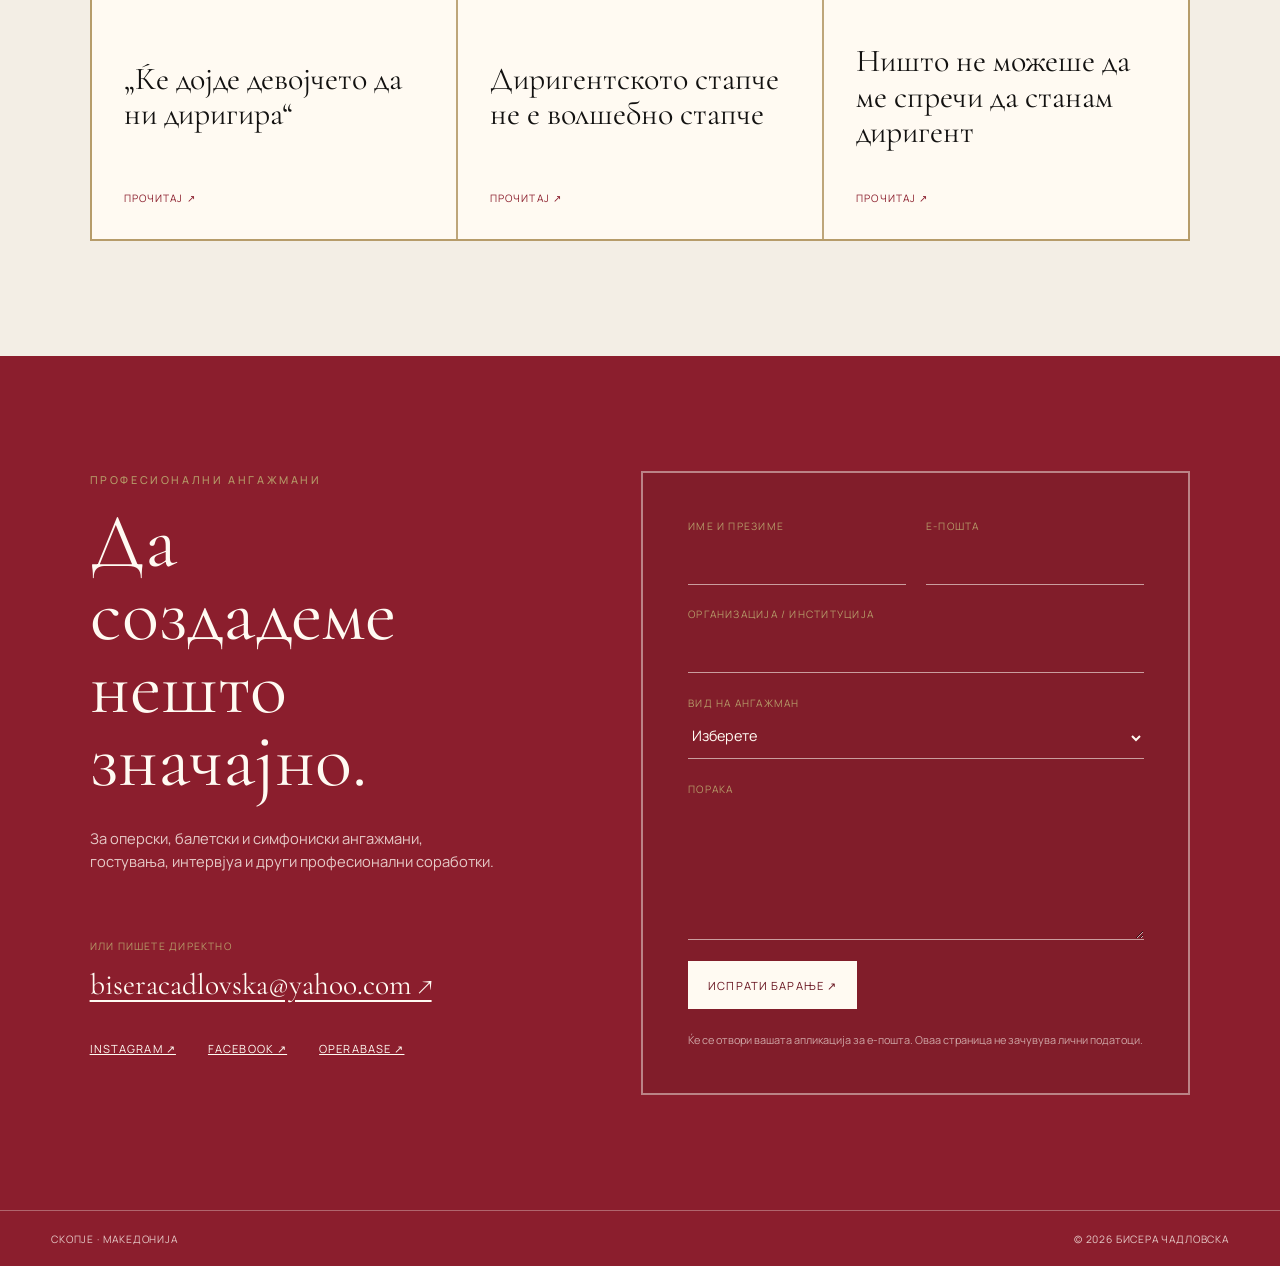
<file: mk/index.html>
<!doctype html>
<html lang="mk">
<head>
  <meta charset="utf-8">
  <meta name="viewport" content="width=device-width, initial-scale=1">
  <title>Бисера Чадловска — Диригент</title>
  <meta name="description" content="Официјална веб-страница на Бисера Чадловска, пионерка меѓу жените диригенти во Македонија, со богат оперски, балетски и симфониски репертоар.">
  <meta name="theme-color" content="#121110">
  <link rel="canonical" href="https://biserachadlovska.com/mk/">
  <link rel="alternate" hreflang="en" href="https://biserachadlovska.com/">
  <link rel="alternate" hreflang="mk" href="https://biserachadlovska.com/mk/">
  <link rel="alternate" hreflang="x-default" href="https://biserachadlovska.com/">
  <meta property="og:type" content="profile">
  <meta property="og:title" content="Бисера Чадловска — Диригент">
  <meta property="og:description" content="Опера · Балет · Симфониска музика. Повеќе од две децении зад диригентскиот пулт.">
  <meta property="og:url" content="https://biserachadlovska.com/mk/">
  <meta property="og:image" content="https://biserachadlovska.com/assets/images/og-bisera-chadlovska.jpg">
  <meta property="og:image:width" content="1200">
  <meta property="og:image:height" content="630">
  <meta property="og:image:alt" content="Портрет на диригентката Бисера Чадловска">
  <meta property="og:locale" content="mk_MK">
  <meta property="og:locale:alternate" content="en_US">
  <meta name="twitter:card" content="summary_large_image">
  <link rel="icon" type="image/png" sizes="64x64" href="../assets/images/favicon.png">
  <link rel="apple-touch-icon" sizes="180x180" href="../assets/images/apple-touch-icon.png">
  <link rel="preload" href="../assets/images/bisera-portrait.avif" as="image" type="image/avif">
  <link rel="stylesheet" href="../assets/styles.css">
  <script type="application/ld+json">
  {
    "@context": "https://schema.org",
    "@type": "Person",
    "name": "Бисера Чадловска",
    "alternateName": "Bisera Chadlovska",
    "jobTitle": "Диригент",
    "url": "https://biserachadlovska.com/mk/",
    "image": "https://biserachadlovska.com/assets/images/bisera-portrait.avif",
    "homeLocation": { "@type": "Place", "name": "Скопје, Македонија" },
    "sameAs": [
      "https://www.operabase.com/bisera-chadlovska-a25949/en",
      "https://www.instagram.com/biseracadlovska/",
      "https://www.facebook.com/profile.php?id=100063625235488"
    ]
  }
  </script>
</head>
<body>
  <a class="skip-link" href="#main">Прескокни до содржината</a>

  <header class="site-header">
    <a class="brand" href="./" aria-label="Бисера Чадловска — почетна страница">
      <span class="brand-name">Бисера Чадловска</span>
      <span class="brand-role">Диригент</span>
    </a>
    <nav class="site-nav" data-navigation data-open="false" aria-label="Главна навигација">
      <a href="#about">Биографија</a>
      <a href="#repertoire">Репертоар</a>
      <a href="#engagements">Настапи</a>
      <a href="#media">Медиуми</a>
      <a href="#contact">Контакт</a>
    </nav>
    <div class="language-switch" aria-label="Јазик">
      <a href="../" lang="en">EN</a>
      <span>/</span>
      <a href="./" lang="mk" aria-current="page">МК</a>
    </div>
    <button class="menu-button" type="button" data-menu-button aria-expanded="false" aria-label="Отвори ја навигацијата"><span></span></button>
  </header>

  <main id="main">
    <section class="hero">
      <div class="hero-copy">
        <p class="eyebrow">Опера · Балет · Симфониска музика</p>
        <h1>Бисера<br>Чадловска</h1>
        <p class="hero-intro">Пионерка меѓу жените диригенти во Македонија, со повеќе од две децении уметничка дејност во операта, балетот и симфониската музика.</p>
        <div class="actions">
          <a class="button" href="#repertoire">Погледни го репертоарот</a>
          <a class="text-link" href="#engagements">Избрани настапи</a>
        </div>
        <a class="operabase-link" href="https://www.operabase.com/bisera-chadlovska-a25949/en" target="_blank" rel="noreferrer">
          <span>Професионален профил на</span><strong>Operabase ↗</strong>
        </a>
      </div>
      <figure class="hero-image">
        <img src="../assets/images/bisera-portrait.avif" width="1000" height="675" alt="Црно-бел портрет на диригентката Бисера Чадловска со диригентска палка">
        <figcaption>Диригент · Скопје, Македонија</figcaption>
      </figure>
    </section>

    <section class="proof" aria-label="Најзначајни моменти од кариерата">
      <div class="proof-item"><strong>20+</strong><span>години уметничка дејност</span></div>
      <div class="proof-item"><strong>50+</strong><span>оперски и балетски дела</span></div>
      <div class="proof-item"><strong>2006</strong><span>главен диригент</span></div>
      <div class="proof-item"><strong>2022</strong><span>музички селектор на „Охридско лето“</span></div>
    </section>

    <section class="stage-moment" aria-label="Бисера Чадловска диригира со оркестар">
      <img src="../assets/images/orchestra-overhead.avif" width="2400" height="1600" loading="lazy" alt="Оркестар виден одозгора, со Бисера Чадловска на диригентскиот пулт">
      <div class="stage-caption"><span>На сцената</span><strong>Кариера посветена на операта, балетот и концертната сцена.</strong></div>
    </section>

    <section class="section engagements" id="engagements">
      <div class="section-inner">
        <header class="section-heading">
          <p class="eyebrow">Зад диригентскиот пулт</p>
          <h2 class="section-title">Претстојни и избрани настапи</h2>
        </header>
        <div class="engagement-list">
          <article>
            <time datetime="2026-07-23">23.07.2026</time>
            <div><h3><a class="engagement-link" href="https://ohridskoleto.com.mk/%D0%BD%D0%B0%D1%81%D1%82%D0%B0%D0%BD%D0%B8/kameren-orkestar-na-nob/" target="_blank" rel="noreferrer">Камерен оркестар на Националната опера и балет <span aria-hidden="true">↗</span></a></h3><p>Охридско лето</p></div>
            <p>Црква „Св. Софија“ · Охрид</p>
          </article>
          <article>
            <time datetime="2026-04-03">03.04.2026</time>
            <div><h3>Севилскиот бербер</h3><p>Џоакино Росини</p></div>
            <p>Национална опера и балет · Скопје</p>
          </article>
          <article>
            <time datetime="2023-09-27">27.09.2023</time>
            <div><h3>Фолклорно-класична симбиоза</h3><p>Национална опера и балет × „Танец“</p></div>
            <p>Национална опера и балет · Скопје</p>
          </article>
          <article>
            <time datetime="2026-05-14">14.05.2026</time>
            <div><h3>Македонска филхармонија</h3><p>Симфониски концерт</p></div>
            <p>Центар за култура · Струга</p>
          </article>
          <article>
            <time datetime="2025-12-23">23.12.2025</time>
            <div><h3>Лилјакот</h3><p>Јохан Штраус Помладиот</p></div>
            <p>Национална опера и балет · Скопје</p>
          </article>
          <article>
            <time datetime="2025-03-06">06.03.2025</time>
            <div><h3>Премиерен концерт</h3><p>Со сопранот Мина Глигориќ</p></div>
            <p>Нишки симфониски оркестар · Ниш</p>
          </article>
        </div>
      </div>
    </section>

    <section class="about" id="about">
      <figure class="about-image">
        <img src="../assets/images/bisera-conducting.avif" width="700" height="900" loading="lazy" alt="Бисера Чадловска диригира со оркестар на сцена">
      </figure>
      <div class="about-copy">
        <p class="eyebrow">Биографија</p>
        <h2>Авторитет што не бара спектакл. Прецизност исполнета со емоција.</h2>
        <p>Бисера Чадловска е родена во Скопје. Во 2001 година дипломира оркестарско диригирање на Факултетот за музичка уметност, во класата на проф. Фимчо Муратовски. Постдипломските студии по симфониско и оперско диригирање ги завршува на Државната музичка академија „Панчо Владигеров“ во Софија, во класата на маестро Пламен Ѓуров.</p>
        <p>Професионалниот ангажман во Македонската опера и балет го започнува во 2002 година. По работата како хор-мајстор и асистент диригент, во 2005 година ја диригира својата прва премиера — „Таен брак“ од Чимароза, на фестивалот „Скопско лето“. Во 2006 година станува главен диригент, а од 2017 до 2020 година е уметнички раководител на Операта.</p>
        <p>Нејзиниот репертоар опфаќа повеќе од 50 оперски и балетски дела, симфониски концерти, премиерни изведби и дела од македонски автори. Соработувала со оркестри и оперски куќи во Македонија, Бугарија, Босна и Херцеговина, Србија и Романија, а предава и на Факултетот за музичка уметност во Скопје.</p>
        <blockquote>„Секоја нова партитура е нов предизвик.“</blockquote>
        <div class="career-line" aria-label="Временска линија на кариерата">
          <div><strong>2002</strong><span>Почеток на професионалната дејност</span></div>
          <div><strong>2005</strong><span>Прва оперска премиера</span></div>
          <div><strong>2017</strong><span>Уметнички раководител на Операта</span></div>
          <div><strong>2022</strong><span>Селектор на „Охридско лето“</span></div>
        </div>
      </div>
    </section>

    <section class="section repertoire" id="repertoire">
      <div class="section-inner">
        <header class="section-heading">
          <p class="eyebrow">Репертоар од над педесет дела</p>
          <h2 class="section-title">Избор од репертоарот</h2>
        </header>
        <div class="repertoire-grid">
          <article class="repertoire-card"><span>01</span><h3>Опера</h3><p>Верди · Пучини · Моцарт · Росини · Доницети · Бизе · Леонкавало · Маскањи · Бритн</p></article>
          <article class="repertoire-card"><span>02</span><h3>Балет</h3><p>Чајковски · Адам · Минкус · Римски-Корсаков · Глазунов · Пуњи · Гуно</p></article>
          <article class="repertoire-card"><span>03</span><h3>Симфониска музика</h3><p>Концертни и ораториски дела · Македонски автори · Современи дела · Премиерни изведби</p></article>
        </div>
        <div class="repertoire-details repertoire-details-static">
          <header class="repertoire-subheading">
            <p class="eyebrow">Избор по композитори</p>
            <h3>Оперскиот канон</h3>
          </header>
          <div class="repertoire-groups composer-groups">
            <article><h4>Џузепе Верди</h4><p>Травијата · Набуко · Риголето · Моќта на судбината · Магбет · Аида</p></article>
            <article><h4>Џакомо Пучини</h4><p>Турандот · Тоска · Мадам Батерфлај · Боеми</p></article>
            <article><h4>Волфганг А. Моцарт</h4><p>Волшебната флејта · Дон Џовани · Бастиен и Бастиена</p></article>
            <article><h4>Џоакино Росини</h4><p>Севилскиот бербер · Пепелашка · Италијанката во Алжир</p></article>
            <article><h4>Гаетано Доницети</h4><p>Лучија ди Ламермур · Дон Пасквале · Рита</p></article>
            <article><h4>Жорж Бизе</h4><p>Кармен</p></article>
          </div>
          <section class="repertoire-disciplines" aria-labelledby="broader-repertoire-title-mk">
            <header class="repertoire-subheading">
              <p class="eyebrow">Поширок репертоар</p>
              <h3 id="broader-repertoire-title-mk">Сцена, концерт и македонско творештво</h3>
            </header>
            <div class="discipline-grid">
              <article><span>01</span><h4>Опера и оперета</h4><p>Паљачи · Кавалерија рустикана · Свртување на штрафот · Лилјакот · Веселата вдовица · Кралицата на чардашот · Џуџето · Старата мома и крадецот · Апотекарот · Таен брак · Орфеј и Евридика · Јованче и Марика</p></article>
              <article><span>02</span><h4>Балет</h4><p>Лебедово езеро · Оревокршачка · Заспаната убавица · Жизел · Корсар · Есмералда · Шехерезада · Дон Кихот · Рајмонда · Валпургиска ноќ</p></article>
              <article><span>03</span><h4>Концертни и музичко-сценски дела</h4><p>Кармина Бурана · Чикаго · симфониски, едукативни и гала-концерти</p></article>
              <article><span>04</span><h4>Македонски дела и премиери</h4><p>Змејовата невеста · Денови на македонска музика · дела од македонски автори · современи премиери</p></article>
            </div>
          </section>
        </div>
      </div>
    </section>

    <section class="section media" id="media">
      <div class="section-inner">
        <header class="section-heading">
          <p class="eyebrow">Интервјуа</p>
          <h2 class="section-title">Медиуми и интервјуа</h2>
        </header>
        <div class="video-grid">
          <article class="video-feature">
            <div class="video-frame"><iframe src="https://www.youtube-nocookie.com/embed/LJeVkeyARsU" title="Бисера Чадловска во разговор со Бранка Костиќ-Марковиќ" loading="lazy" allow="accelerometer; autoplay; clipboard-write; encrypted-media; gyroscope; picture-in-picture; web-share" allowfullscreen></iframe></div>
            <p>Литература.мк · Разговор со Бранка Костиќ-Марковиќ</p>
          </article>
          <article class="video-feature">
            <div class="video-frame"><iframe src="https://www.youtube-nocookie.com/embed/DGY7v6DpvMI" title="Бисера Чадловска — 20 години уметничка дејност на Телма" loading="lazy" allow="accelerometer; autoplay; clipboard-write; encrypted-media; gyroscope; picture-in-picture; web-share" allowfullscreen></iframe></div>
            <p>Телма · 20 години уметничка дејност</p>
          </article>
        </div>
        <div class="media-grid">
          <a class="media-card" href="https://www.youtube.com/watch?v=VMzx_Z5G2KU" target="_blank" rel="noreferrer"><span>Видео · Телевизија 24</span><strong>20 години уметничка дејност</strong><em>Погледни ↗</em></a>
          <a class="media-card" href="https://www.youtube.com/watch?v=WquQcPJWPwg" target="_blank" rel="noreferrer"><span>Видео · Слободен печат ТВ</span><strong>Националната опера мора да има железен репертоар</strong><em>Погледни ↗</em></a>
          <a class="media-card" href="https://www.slobodenpecat.mk/intervju-so-dirigentkata-bisera-chadlovska-sekoja-nova-partitura-e-nov-predizvik/" target="_blank" rel="noreferrer"><span>Интервју · Слободен печат</span><strong>Секоја нова партитура е нов предизвик</strong><em>Прочитај ↗</em></a>
          <a class="media-card" href="https://mk.voanews.com/a/voa-bisera-chadlovska-dirigentka/5842936.html" target="_blank" rel="noreferrer"><span>Интервју · Гласот на Америка</span><strong>„Ќе дојде девојчето да ни диригира“</strong><em>Прочитај ↗</em></a>
          <a class="media-card" href="https://trn.mk/bisera-chadlovska-dirigentskoto-stapche-ne-e-volshebno-stapche/" target="_blank" rel="noreferrer"><span>Интервју · Трн.мк</span><strong>Диригентското стапче не е волшебно стапче</strong><em>Прочитај ↗</em></a>
          <a class="media-card" href="https://pivaraskopje.com.mk/en/when-i-was-a-student-with-bisera-chadlovska-they-told-me-they-would-destroy-me-at-the-academy-but-nothing-could-stop-me-from-becoming-a-conductor/" target="_blank" rel="noreferrer"><span>Профил · Кога бев студент</span><strong>Ништо не можеше да ме спречи да станам диригент</strong><em>Прочитај ↗</em></a>
        </div>
      </div>
    </section>

    <section class="contact" id="contact">
      <div class="section-inner">
        <div class="contact-intro">
          <p class="eyebrow">Професионални ангажмани</p>
          <h2>Да создадеме нешто значајно.</h2>
          <p class="contact-lead">За оперски, балетски и симфониски ангажмани, гостувања, интервјуа и други професионални соработки.</p>
          <div class="contact-direct">
            <span>Или пишете директно</span>
            <a href="mailto:biseracadlovska@yahoo.com">biseracadlovska@yahoo.com ↗</a>
          </div>
          <div class="contact-links">
            <a href="https://www.instagram.com/biseracadlovska/" target="_blank" rel="noreferrer">Instagram ↗</a>
            <a href="https://www.facebook.com/profile.php?id=100063625235488" target="_blank" rel="noreferrer">Facebook ↗</a>
            <a href="https://www.operabase.com/bisera-chadlovska-a25949/en" target="_blank" rel="noreferrer">Operabase ↗</a>
          </div>
        </div>
        <form class="contact-form" action="mailto:biseracadlovska@yahoo.com" method="post" enctype="text/plain" data-contact-form data-language="mk">
          <div class="form-row">
            <label><span>Име и презиме</span><input type="text" name="name" autocomplete="name" required></label>
            <label><span>Е-пошта</span><input type="email" name="email" autocomplete="email" required></label>
          </div>
          <label><span>Организација / институција</span><input type="text" name="organization" autocomplete="organization"></label>
          <label><span>Вид на ангажман</span><select name="inquiry" required><option value="" selected disabled>Изберете</option><option>Оперски ангажман</option><option>Балетски ангажман</option><option>Симфониски концерт</option><option>Медиуми / интервју</option><option>Друга соработка</option></select></label>
          <label><span>Порака</span><textarea name="message" rows="5" required></textarea></label>
          <button type="submit">Испрати барање <span aria-hidden="true">↗</span></button>
          <p class="form-note" data-form-status aria-live="polite">Ќе се отвори вашата апликација за е-пошта. Оваа страница не зачувува лични податоци.</p>
        </form>
      </div>
    </section>
  </main>

  <footer class="site-footer">
    <span>Скопје · Македонија</span>
    <span>© <span data-current-year>2026</span> Бисера Чадловска</span>
  </footer>

  <script src="../assets/site.js" defer></script>
</body>
</html>
</file>
<file: assets/styles.css>
@import url('https://fonts.googleapis.com/css2?family=Cormorant+Garamond:wght@400;500&family=Manrope:wght@400;500&display=swap');

:root {
  --ink: #121110;
  --ivory: #f3eee5;
  --paper: #fffaf2;
  --crimson: #8b1e2d;
  --crimson-dark: #681520;
  --brass: #b59a68;
  --grey: #6f6a64;
  --line: rgba(18, 17, 16, 0.18);
  --line-dark: rgba(181, 154, 104, 0.42);
  --content: 1180px;
  --serif: 'Cormorant Garamond', Georgia, serif;
  --sans: 'Manrope', Arial, sans-serif;
}

*,
*::before,
*::after {
  box-sizing: border-box;
}

html {
  scroll-behavior: smooth;
  scroll-padding-top: 92px;
}

body {
  margin: 0;
  background: var(--ivory);
  color: var(--ink);
  font-family: var(--sans);
  line-height: 1.6;
}

body.menu-open {
  overflow: hidden;
}

img {
  display: block;
  max-width: 100%;
}

a {
  color: inherit;
}

button,
a {
  -webkit-tap-highlight-color: transparent;
}

:focus-visible {
  outline: 3px solid var(--brass);
  outline-offset: 4px;
}

.skip-link {
  position: absolute;
  left: 1rem;
  top: -100px;
  z-index: 1000;
  background: var(--paper);
  color: var(--ink);
  padding: 0.75rem 1rem;
}

.skip-link:focus {
  top: 1rem;
}

.site-header {
  position: sticky;
  top: 0;
  z-index: 100;
  display: grid;
  grid-template-columns: auto 1fr auto;
  align-items: center;
  gap: 2rem;
  min-height: 82px;
  padding: 1rem clamp(1.25rem, 4vw, 3.5rem);
  background: rgba(18, 17, 16, 0.97);
  color: var(--ivory);
  border-bottom: 1px solid var(--line-dark);
}

.brand {
  display: flex;
  flex-direction: column;
  color: inherit;
  text-decoration: none;
  line-height: 1;
}

.brand-name {
  font-family: var(--serif);
  font-size: clamp(1.35rem, 2vw, 1.75rem);
}

.brand-role {
  margin-top: 0.4rem;
  color: var(--brass);
  font-size: 0.64rem;
  letter-spacing: 0.23em;
  text-transform: uppercase;
}

.site-nav {
  display: flex;
  justify-content: center;
  gap: clamp(0.8rem, 2vw, 1.8rem);
}

.site-nav a,
.language-switch a {
  color: inherit;
  font-size: 0.68rem;
  letter-spacing: 0.09em;
  text-decoration: none;
  text-transform: uppercase;
}

.site-nav a {
  position: relative;
}

.site-nav a::after {
  position: absolute;
  left: 0;
  right: 100%;
  bottom: -0.45rem;
  height: 1px;
  background: var(--crimson);
  content: '';
  transition: right 180ms ease;
}

.site-nav a:hover::after,
.site-nav a:focus-visible::after {
  right: 0;
}

.language-switch {
  display: flex;
  align-items: center;
  gap: 0.4rem;
  color: var(--grey);
}

.language-switch a[aria-current='page'] {
  color: var(--ivory);
  text-decoration: underline;
  text-decoration-color: var(--crimson);
  text-underline-offset: 0.45rem;
}

.menu-button {
  display: none;
  width: 44px;
  height: 44px;
  border: 1px solid var(--line-dark);
  background: transparent;
  color: var(--ivory);
  cursor: pointer;
}

.menu-button span,
.menu-button::before,
.menu-button::after {
  display: block;
  width: 20px;
  height: 1px;
  margin: 5px auto;
  background: currentColor;
  content: '';
}

.hero {
  min-height: min(790px, calc(100vh - 82px));
  display: grid;
  grid-template-columns: minmax(0, 0.9fr) minmax(0, 1.1fr);
  background: var(--ink);
  color: var(--ivory);
}

.hero-copy {
  display: flex;
  flex-direction: column;
  align-items: flex-start;
  justify-content: center;
  padding: clamp(4rem, 8vw, 8rem) clamp(1.5rem, 5vw, 5.5rem);
}

.eyebrow {
  margin: 0 0 1.1rem;
  color: var(--crimson);
  font-size: 0.68rem;
  font-weight: 500;
  letter-spacing: 0.24em;
  text-transform: uppercase;
}

.hero h1,
.section-title,
.about-copy h2,
.contact h2 {
  margin: 0;
  font-family: var(--serif);
  font-weight: 400;
}

.hero h1 {
  max-width: 8ch;
  font-size: clamp(4.5rem, 9vw, 9rem);
  line-height: 0.78;
  letter-spacing: -0.05em;
}

.hero-intro {
  max-width: 33rem;
  margin: 2.4rem 0;
  color: #d8d0c3;
  font-family: var(--serif);
  font-size: clamp(1.25rem, 2.4vw, 1.65rem);
  line-height: 1.4;
}

.actions {
  display: flex;
  flex-wrap: wrap;
  align-items: center;
  gap: 1.4rem;
}

.button {
  display: inline-flex;
  align-items: center;
  justify-content: center;
  min-height: 48px;
  padding: 0.8rem 1.2rem;
  background: var(--crimson);
  color: var(--paper);
  font-size: 0.7rem;
  letter-spacing: 0.1em;
  text-decoration: none;
  text-transform: uppercase;
  transition: background 180ms ease;
}

.button:hover,
.button:focus-visible {
  background: var(--crimson-dark);
}

.text-link {
  font-size: 0.72rem;
  letter-spacing: 0.07em;
  text-decoration-color: var(--crimson);
  text-underline-offset: 0.35rem;
  text-transform: uppercase;
}

.operabase-link {
  display: flex;
  gap: 0.5rem;
  margin-top: 2.2rem;
  padding-top: 1.1rem;
  border-top: 1px solid var(--line-dark);
  color: #bdb4a7;
  font-size: 0.7rem;
  text-decoration: none;
}

.operabase-link strong {
  color: var(--ivory);
}

.hero-image {
  position: relative;
  min-height: 620px;
  margin: 0;
  overflow: hidden;
}

.hero-image::after {
  position: absolute;
  inset: 0;
  background: linear-gradient(90deg, var(--ink) 0%, transparent 30%);
  content: '';
  pointer-events: none;
}

.hero-image img {
  width: 100%;
  height: 100%;
  object-fit: cover;
  object-position: 55% center;
  filter: grayscale(1) contrast(1.03);
}

.hero-image figcaption {
  position: absolute;
  right: 1.5rem;
  bottom: 1.2rem;
  z-index: 1;
  color: var(--ivory);
  font-size: 0.62rem;
  letter-spacing: 0.1em;
  text-transform: uppercase;
}

.proof {
  display: grid;
  grid-template-columns: repeat(4, 1fr);
  border-bottom: 1px solid var(--line);
}

.proof-item {
  min-height: 130px;
  display: flex;
  flex-direction: column;
  justify-content: center;
  padding: 1.3rem clamp(1rem, 3vw, 2.2rem);
  border-right: 1px solid var(--line);
}

.proof-item:last-child {
  border-right: 0;
}

.proof-item strong {
  color: var(--crimson);
  font-family: var(--serif);
  font-size: clamp(2.3rem, 4vw, 3.4rem);
  font-weight: 400;
  line-height: 1;
}

.proof-item span {
  margin-top: 0.45rem;
  color: var(--grey);
  font-size: 0.66rem;
  letter-spacing: 0.08em;
  text-transform: uppercase;
}

.stage-moment {
  position: relative;
  overflow: hidden;
  background: var(--ink);
}

.stage-moment img {
  display: block;
  width: 100%;
  max-height: 760px;
  object-fit: cover;
  object-position: center bottom;
  opacity: 0.84;
}

.stage-caption {
  position: absolute;
  left: 0;
  bottom: 0;
  width: min(620px, 86%);
  display: flex;
  flex-direction: column;
  gap: 0.45rem;
  padding: 1.4rem clamp(1.5rem, 5vw, 4rem);
  background: var(--crimson);
  color: var(--paper);
}

.stage-caption span {
  font-size: 0.62rem;
  letter-spacing: 0.2em;
  text-transform: uppercase;
}

.stage-caption strong {
  font-family: var(--serif);
  font-size: clamp(1.3rem, 3vw, 1.8rem);
  font-weight: 400;
}

.section {
  padding: clamp(4rem, 9vw, 8rem) clamp(1.25rem, 7vw, 6rem);
}

.section-inner {
  width: min(100%, var(--content));
  margin: 0 auto;
}

.section-heading {
  display: flex;
  align-items: end;
  justify-content: space-between;
  gap: 2rem;
  margin-bottom: 3rem;
  padding-bottom: 1.1rem;
  border-bottom: 1px solid var(--brass);
}

.section-heading .eyebrow {
  margin: 0;
}

.section-title,
.about-copy h2,
.contact h2 {
  font-size: clamp(2.8rem, 6vw, 5.2rem);
  line-height: 0.95;
}

.engagement-list article {
  display: grid;
  grid-template-columns: 0.65fr 1.45fr 1fr;
  gap: 1.5rem;
  align-items: center;
  padding: 1.35rem 0;
  border-bottom: 1px solid var(--line);
}

.engagement-list time {
  color: var(--crimson);
  font-size: 0.74rem;
  letter-spacing: 0.08em;
}

.engagement-list h3 {
  margin: 0;
  font-family: var(--serif);
  font-size: clamp(1.5rem, 3vw, 2rem);
  font-weight: 400;
  line-height: 1.1;
}

.engagement-link {
  color: inherit;
  text-decoration: none;
}

.engagement-link:hover,
.engagement-link:focus-visible {
  color: var(--brass);
}

.engagement-list p {
  margin: 0.25rem 0 0;
  color: var(--grey);
  font-size: 0.78rem;
}

.about {
  display: grid;
  grid-template-columns: 1fr 1fr;
  background: var(--paper);
}

.about-image {
  min-height: 720px;
  margin: 0;
  overflow: hidden;
}

.about-image img {
  width: 100%;
  height: 100%;
  object-fit: cover;
  object-position: center 28%;
}

.about-copy {
  display: flex;
  flex-direction: column;
  align-items: flex-start;
  justify-content: center;
  padding: clamp(3rem, 8vw, 7rem);
}

.about-copy > p:not(.eyebrow) {
  max-width: 42rem;
  color: var(--grey);
  line-height: 1.8;
}

.about-copy blockquote {
  margin: 2rem 0;
  padding: 1rem 0 1rem 1.4rem;
  border-left: 3px solid var(--crimson);
  font-family: var(--serif);
  font-size: clamp(1.4rem, 3vw, 1.9rem);
}

.career-line {
  width: 100%;
  display: grid;
  grid-template-columns: repeat(4, 1fr);
  margin-top: 2.5rem;
  border-top: 1px solid var(--brass);
}

.career-line div {
  padding: 1rem 0.75rem 0 0;
}

.career-line strong {
  display: block;
  color: var(--crimson);
  font-family: var(--serif);
  font-size: 1.65rem;
  font-weight: 400;
}

.career-line span {
  color: var(--grey);
  font-size: 0.68rem;
}

.repertoire {
  background: var(--ink);
  color: var(--ivory);
}

.repertoire .section-heading {
  border-color: var(--line-dark);
}

.repertoire .eyebrow {
  font-size: clamp(0.84rem, 1vw, 0.96rem);
  letter-spacing: 0.2em;
}

.repertoire .section-title {
  font-size: clamp(2.8rem, 5vw, 4.6rem);
}

.repertoire .section-inner {
  width: min(100%, 1320px);
}

.repertoire-grid {
  display: grid;
  grid-template-columns: repeat(3, 1fr);
  border-top: 1px solid var(--line-dark);
}

.repertoire-card {
  min-height: 310px;
  padding: clamp(1.8rem, 3vw, 2.5rem);
  border-right: 1px solid var(--line-dark);
  border-bottom: 1px solid var(--line-dark);
}

.repertoire-card:nth-child(3n) {
  border-right: 0;
}

.repertoire-card > span {
  color: var(--crimson);
  font-size: clamp(1rem, 1.25vw, 1.15rem);
  font-weight: 500;
  letter-spacing: 0.08em;
}

.repertoire-card h3 {
  margin: 3.4rem 0 1.2rem;
  font-family: var(--serif);
  font-size: clamp(2.8rem, 4vw, 3.5rem);
  font-weight: 400;
}

.repertoire-card p {
  color: #bdb4a7;
  font-size: clamp(0.88rem, 1.15vw, 1rem);
  line-height: 1.7;
}

.repertoire-details {
  margin-top: 2rem;
  border-top: 1px solid var(--line-dark);
  border-bottom: 1px solid var(--line-dark);
}

.repertoire-subheading {
  display: flex;
  align-items: end;
  justify-content: space-between;
  gap: 1.5rem;
  padding: clamp(2rem, 3vw, 2.8rem) 0 1rem;
  border-bottom: 1px solid var(--line-dark);
}

.repertoire-subheading .eyebrow,
.repertoire-subheading h3 {
  margin: 0;
}

.repertoire-subheading h3 {
  max-width: none;
  color: var(--ivory);
  font-family: var(--serif);
  font-size: clamp(1.65rem, 2.7vw, 2.5rem);
  font-weight: 400;
  line-height: 1.08;
  text-align: right;
  white-space: nowrap;
}

.repertoire-groups {
  display: grid;
  grid-template-columns: repeat(2, 1fr);
  gap: clamp(2.8rem, 5vw, 4.5rem) clamp(3rem, 7vw, 6rem);
  padding: clamp(2.8rem, 5vw, 4.5rem) 0 clamp(3.5rem, 6vw, 5rem);
}

.repertoire-groups h4 {
  margin: 0 0 0.9rem;
  color: var(--brass);
  font-family: var(--serif);
  font-size: clamp(1.85rem, 3vw, 2.35rem);
  font-weight: 400;
}

.repertoire-groups p {
  margin: 0;
  color: #bdb4a7;
  font-size: clamp(0.92rem, 1.25vw, 1.05rem);
  line-height: 1.85;
}

.repertoire-disciplines {
  margin-top: clamp(1rem, 2.5vw, 2rem);
  padding-bottom: clamp(3.5rem, 6vw, 5rem);
  border-top: 2px solid var(--crimson);
}

.discipline-grid {
  display: grid;
  grid-template-columns: repeat(2, minmax(0, 1fr));
  gap: 2px;
  margin-top: clamp(2rem, 4vw, 3rem);
  border: 2px solid rgba(181, 154, 104, 0.62);
  background: rgba(181, 154, 104, 0.62);
}

.discipline-grid article {
  min-height: 275px;
  display: flex;
  flex-direction: column;
  padding: clamp(1.7rem, 3vw, 2.5rem);
  background: #171513;
}

.discipline-grid article > span {
  color: var(--crimson);
  font-size: clamp(1rem, 1.25vw, 1.15rem);
  font-weight: 500;
  letter-spacing: 0.12em;
}

.discipline-grid h4 {
  margin: auto 0 1rem;
  color: var(--ivory);
  font-family: var(--serif);
  font-size: clamp(1.55rem, 2.1vw, 2rem);
  font-weight: 400;
  line-height: 1.12;
  text-wrap: pretty;
}

.discipline-grid p {
  margin: 0;
  color: #bdb4a7;
  font-size: clamp(0.88rem, 1.15vw, 1rem);
  line-height: 1.8;
}

.media-grid {
  display: grid;
  grid-template-columns: repeat(3, 1fr);
  gap: 2px;
  border: 2px solid rgba(181, 154, 104, 0.85);
  background: rgba(181, 154, 104, 0.85);
}

.video-grid {
  display: grid;
  grid-template-columns: repeat(2, 1fr);
  gap: clamp(1.25rem, 3vw, 2.5rem);
  margin-bottom: clamp(2.5rem, 5vw, 4.5rem);
}

.video-feature {
  margin: 0;
}

.video-frame {
  position: relative;
  aspect-ratio: 16 / 9;
  overflow: hidden;
  background: var(--ink);
}

.video-frame iframe {
  position: absolute;
  inset: 0;
  width: 100%;
  height: 100%;
  border: 0;
}

.video-feature p {
  margin: 0;
  padding: 0.9rem 0;
  border-bottom: 1px solid var(--line);
  color: var(--grey);
  font-size: 0.74rem;
  letter-spacing: 0.04em;
}

.media-card {
  min-height: 285px;
  display: flex;
  flex-direction: column;
  justify-content: space-between;
  padding: clamp(1.6rem, 2.5vw, 2rem);
  background: var(--paper);
  text-decoration: none;
  transition: background 180ms ease, color 180ms ease;
}

.media-card:hover,
.media-card:focus-visible {
  background: var(--crimson);
  color: var(--paper);
}

.media-card span,
.media-card em {
  color: var(--crimson);
  font-size: 0.64rem;
  font-style: normal;
  letter-spacing: 0.11em;
  text-transform: uppercase;
}

.media-card:hover span,
.media-card:hover em,
.media-card:focus-visible span,
.media-card:focus-visible em {
  color: var(--paper);
}

.media-card strong {
  font-family: var(--serif);
  font-size: clamp(1.5rem, 3vw, 2rem);
  font-weight: 400;
  line-height: 1.1;
}

.contact {
  padding: clamp(4.5rem, 9vw, 8rem) clamp(1.25rem, 7vw, 6rem);
  background: var(--crimson);
  color: var(--paper);
}

.contact .section-inner {
  display: grid;
  grid-template-columns: minmax(0, 0.9fr) minmax(420px, 1.1fr);
  gap: clamp(3rem, 8vw, 8rem);
  align-items: start;
}

.contact .eyebrow {
  color: var(--brass);
}

.contact h2 {
  max-width: 10ch;
  margin-bottom: 1.8rem;
}

.contact-lead {
  max-width: 46ch;
  color: rgba(255, 250, 242, 0.78);
  font-size: 0.92rem;
}

.contact-direct {
  display: flex;
  flex-direction: column;
  align-items: flex-start;
  gap: 0.45rem;
  margin: clamp(2.5rem, 5vw, 4rem) 0 2rem;
}

.contact-direct span,
.contact-form label > span {
  color: var(--brass);
  font-size: 0.64rem;
  letter-spacing: 0.12em;
  text-transform: uppercase;
}

.contact-direct a {
  font-family: var(--serif);
  font-size: clamp(1.35rem, 2.3vw, 2rem);
  text-underline-offset: 0.35rem;
  overflow-wrap: anywhere;
}

.contact-links {
  display: flex;
  flex-wrap: wrap;
  gap: 1rem 2rem;
}

.contact-links a {
  font-size: 0.7rem;
  letter-spacing: 0.1em;
  text-transform: uppercase;
}

.contact-form {
  display: flex;
  flex-direction: column;
  gap: 1.35rem;
  padding: clamp(1.6rem, 4vw, 2.8rem);
  border: 2px solid rgba(255, 250, 242, 0.46);
  background: rgba(18, 17, 16, 0.08);
}

.contact-form label {
  display: flex;
  flex-direction: column;
  gap: 0.45rem;
}

.form-row {
  display: grid;
  grid-template-columns: repeat(2, minmax(0, 1fr));
  gap: 1.25rem;
}

.contact-form input,
.contact-form select,
.contact-form textarea {
  width: 100%;
  border: 0;
  border-bottom: 1px solid rgba(255, 250, 242, 0.58);
  border-radius: 0;
  padding: 0.45rem 0 0.75rem;
  background: transparent;
  color: var(--paper);
  font: inherit;
  font-size: 0.9rem;
}

.contact-form select {
  cursor: pointer;
}

.contact-form select option {
  background: var(--ink);
  color: var(--paper);
}

.contact-form textarea {
  min-height: 130px;
  resize: vertical;
}

.contact-form input:focus,
.contact-form select:focus,
.contact-form textarea:focus {
  border-bottom-color: var(--paper);
}

.contact-form button {
  align-self: flex-start;
  min-height: 48px;
  border: 1px solid var(--paper);
  padding: 0.8rem 1.2rem;
  background: var(--paper);
  color: var(--crimson-dark);
  font-family: var(--sans);
  font-size: 0.7rem;
  letter-spacing: 0.1em;
  text-transform: uppercase;
  cursor: pointer;
  transition: background 180ms ease, color 180ms ease;
}

.contact-form button:hover,
.contact-form button:focus-visible {
  background: transparent;
  color: var(--paper);
}

.form-note {
  margin: 0;
  color: rgba(255, 250, 242, 0.62);
  font-size: 0.68rem;
  line-height: 1.6;
}

.site-footer {
  display: flex;
  justify-content: space-between;
  gap: 1rem;
  padding: 1.2rem clamp(1.25rem, 4vw, 3.5rem);
  background: var(--crimson);
  color: rgba(255, 250, 242, 0.78);
  border-top: 1px solid rgba(255, 250, 242, 0.32);
  font-size: 0.64rem;
  letter-spacing: 0.08em;
  text-transform: uppercase;
}

@media (max-width: 1400px) {
  .stage-caption {
    position: static;
    width: 100%;
  }
}

@media (max-width: 980px) {
  .site-header {
    grid-template-columns: 1fr auto auto;
  }

  .menu-button {
    display: block;
  }

  .site-nav {
    position: absolute;
    left: 0;
    right: 0;
    top: 82px;
    display: none;
    flex-direction: column;
    align-items: flex-start;
    gap: 0;
    padding: 1rem clamp(1.25rem, 4vw, 3.5rem) 1.5rem;
    background: var(--ink);
    border-bottom: 1px solid var(--line-dark);
  }

  .site-nav[data-open='true'] {
    display: flex;
  }

  .site-nav a {
    width: 100%;
    padding: 0.8rem 0;
  }

  .hero {
    grid-template-columns: 1fr;
  }

  .hero-copy {
    min-height: 600px;
  }

  .hero-image {
    min-height: 600px;
  }

  .about {
    grid-template-columns: 1fr;
  }

  .about-image {
    min-height: 620px;
  }

  .contact .section-inner {
    grid-template-columns: 1fr;
  }

  .repertoire-subheading h3 {
    white-space: normal;
  }
}

@media (max-width: 720px) {
  html {
    scroll-padding-top: 76px;
  }

  .site-header {
    min-height: 76px;
    grid-template-columns: 1fr auto auto;
    gap: 0.7rem;
  }

  .site-nav {
    top: 76px;
  }

  .language-switch span {
    display: none;
  }

  .hero-copy {
    min-height: 560px;
  }

  .hero-image {
    min-height: 480px;
  }

  .proof {
    grid-template-columns: repeat(2, 1fr);
  }

  .proof-item:nth-child(2) {
    border-right: 0;
  }

  .proof-item:nth-child(-n + 2) {
    border-bottom: 1px solid var(--line);
  }

  .stage-moment img {
    min-height: 440px;
  }

  .section-heading {
    align-items: flex-start;
    flex-direction: column;
  }

  .engagement-list article {
    grid-template-columns: 1fr;
    gap: 0.5rem;
  }

  .about-image {
    min-height: 520px;
  }

  .career-line {
    grid-template-columns: repeat(2, 1fr);
  }

  .repertoire-grid,
  .media-grid,
  .video-grid,
  .repertoire-groups,
  .discipline-grid {
    grid-template-columns: 1fr;
  }

  .repertoire-subheading {
    align-items: flex-start;
    flex-direction: column;
  }

  .repertoire-subheading h3 {
    text-align: left;
  }

  .repertoire-card,
  .repertoire-card:nth-child(3n) {
    min-height: 220px;
    border-right: 0;
  }

  .form-row {
    grid-template-columns: 1fr;
  }

  .site-footer {
    align-items: flex-start;
    flex-direction: column;
  }
}

@media (max-width: 430px) {
  .brand-name {
    font-size: 1.15rem;
  }

  .brand-role {
    font-size: 0.55rem;
  }

  .menu-button {
    width: 40px;
    height: 40px;
  }

  .hero h1 {
    font-size: 4rem;
  }

  .hero-copy {
    min-height: auto;
    padding-top: 5rem;
  }

  .proof {
    grid-template-columns: 1fr;
  }

  .proof-item {
    min-height: 100px;
    border-right: 0;
    border-bottom: 1px solid var(--line);
  }

  .stage-caption {
    width: 100%;
  }
}

@media (prefers-reduced-motion: reduce) {
  html {
    scroll-behavior: auto;
  }

  *,
  *::before,
  *::after {
    scroll-behavior: auto !important;
    transition-duration: 0.01ms !important;
  }
}
</file>
